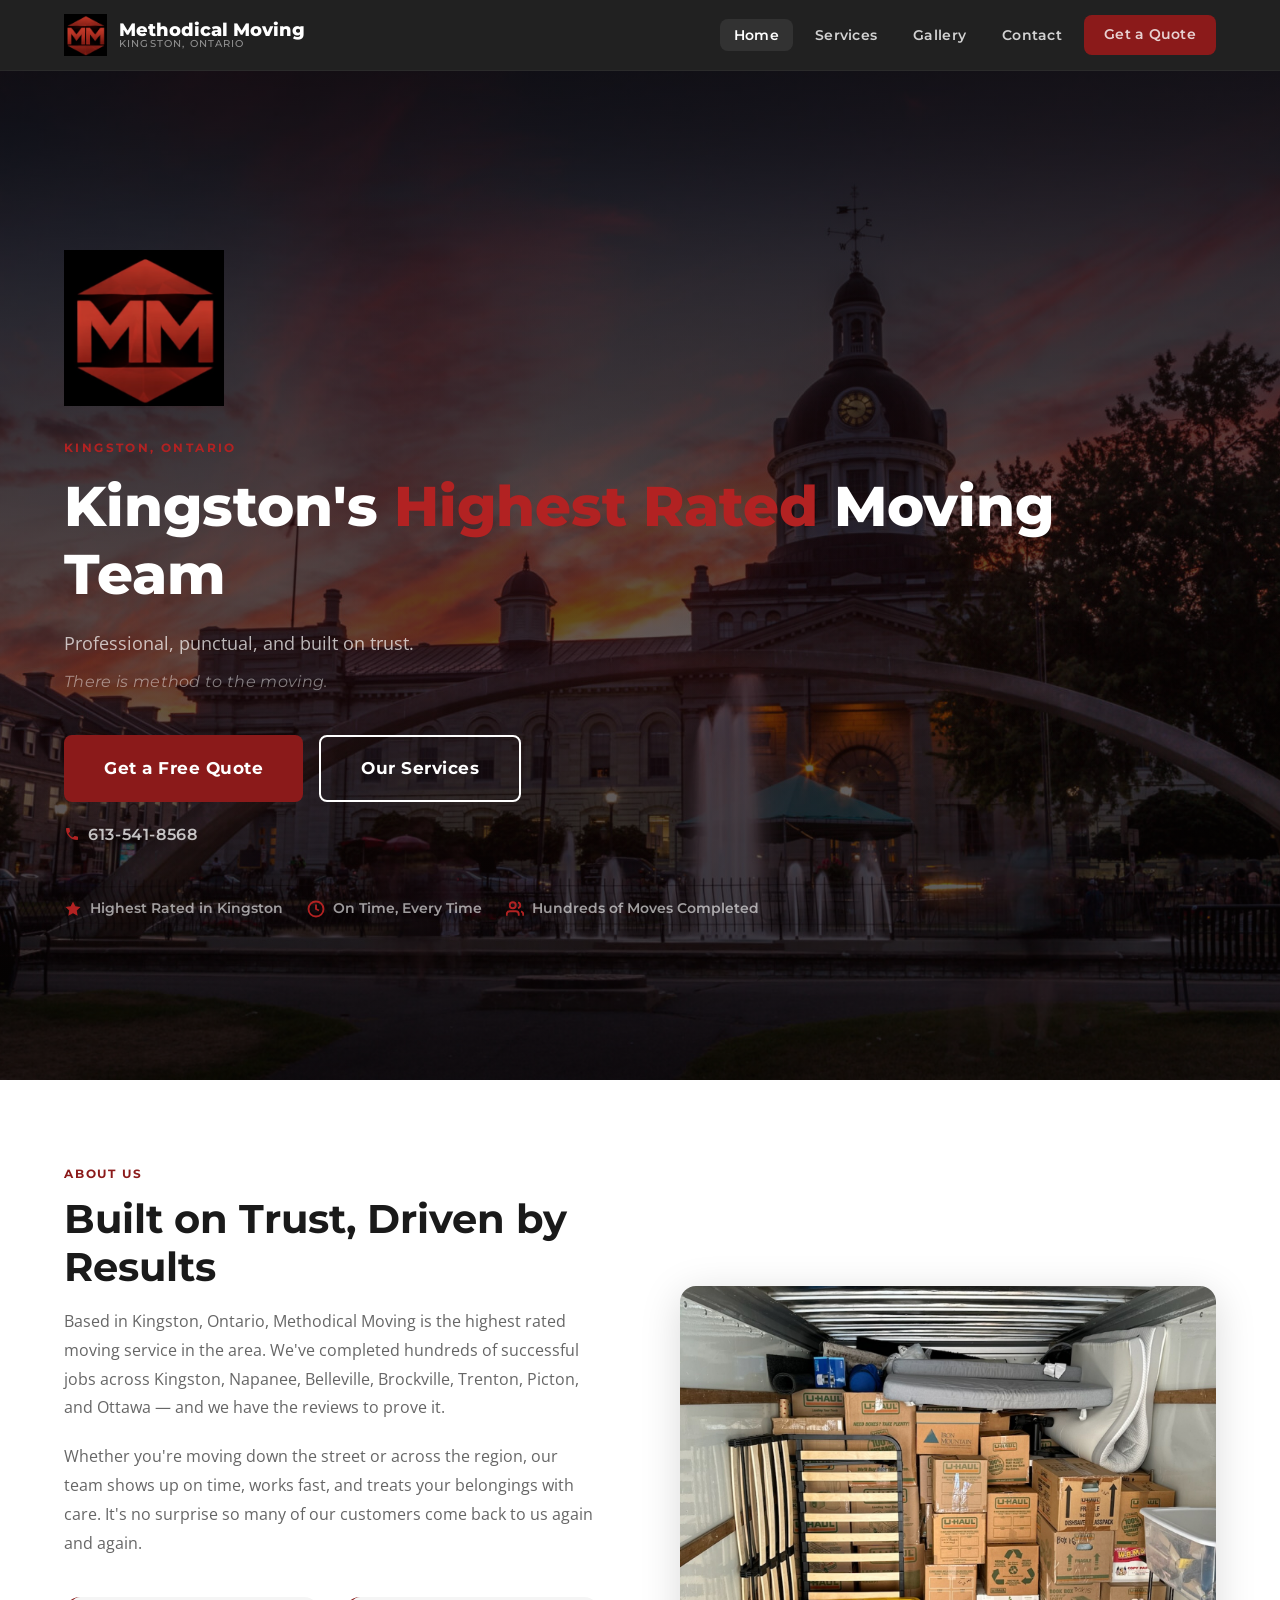
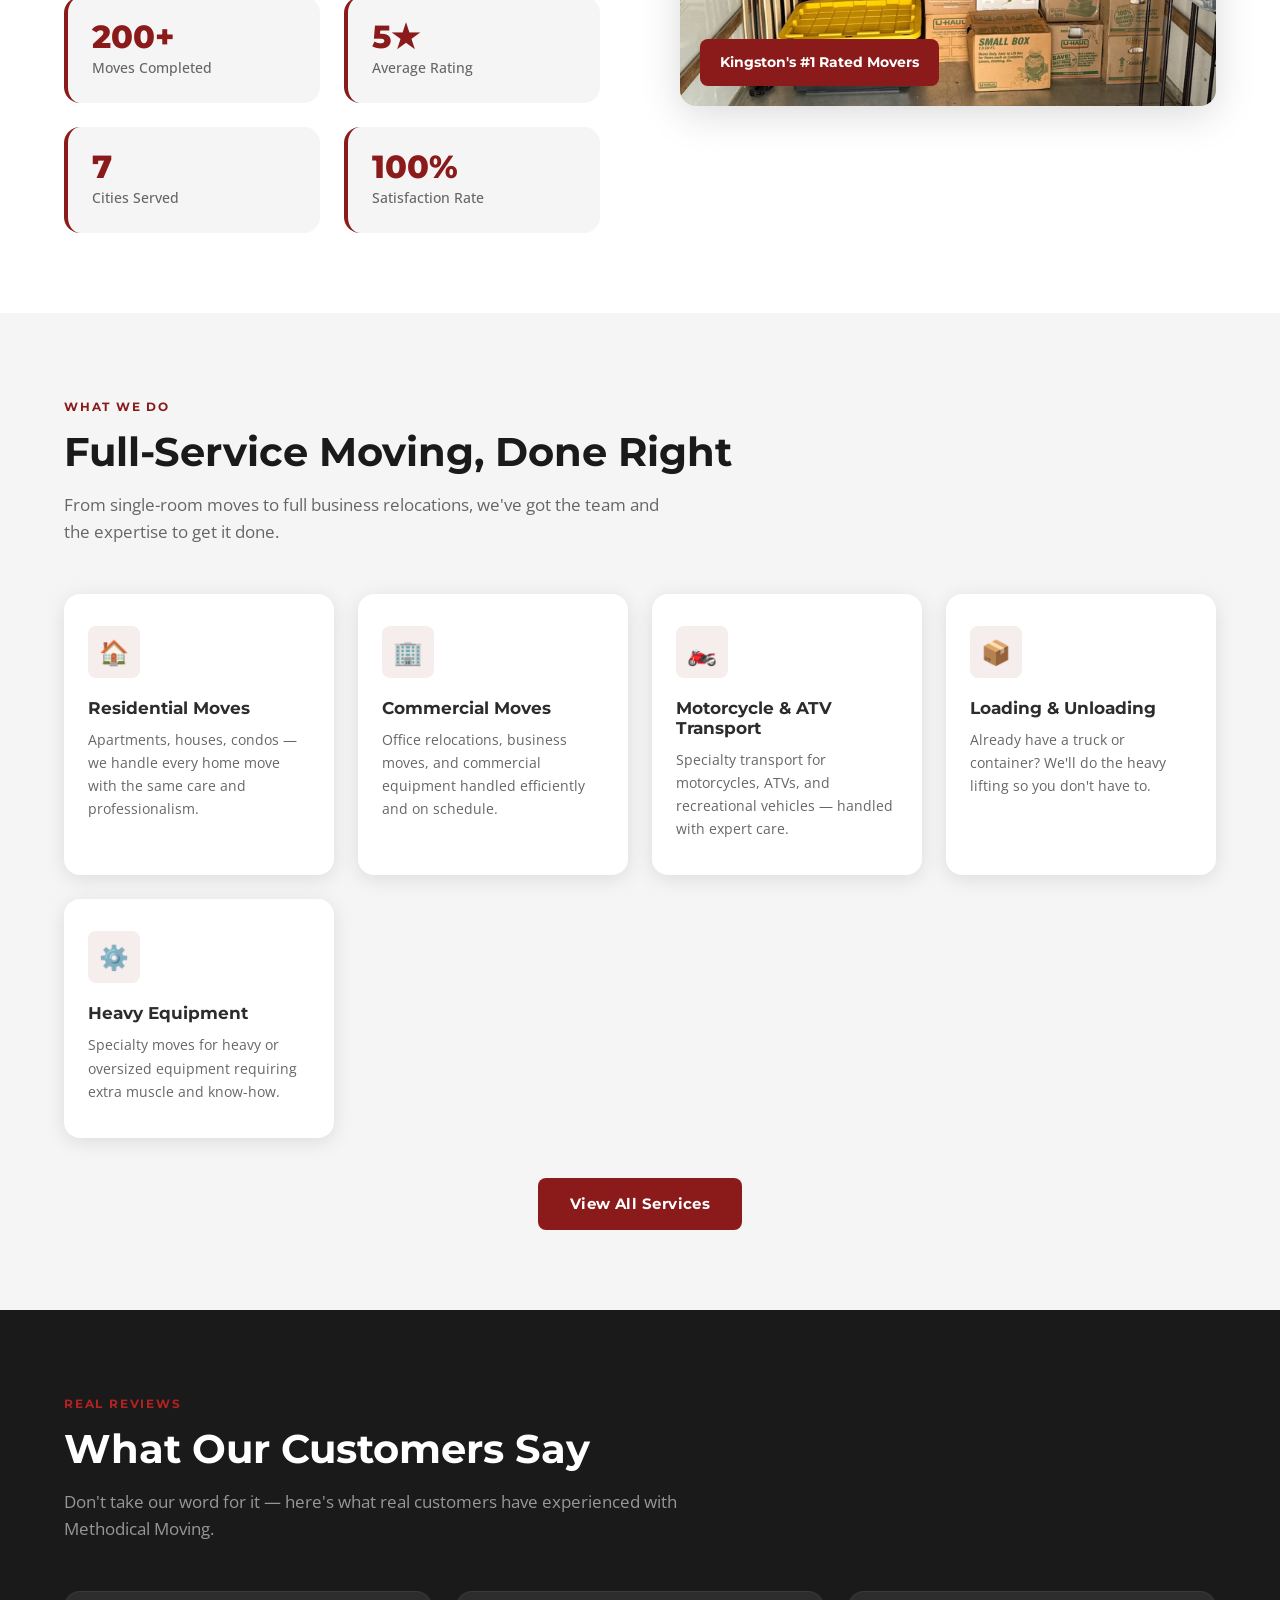
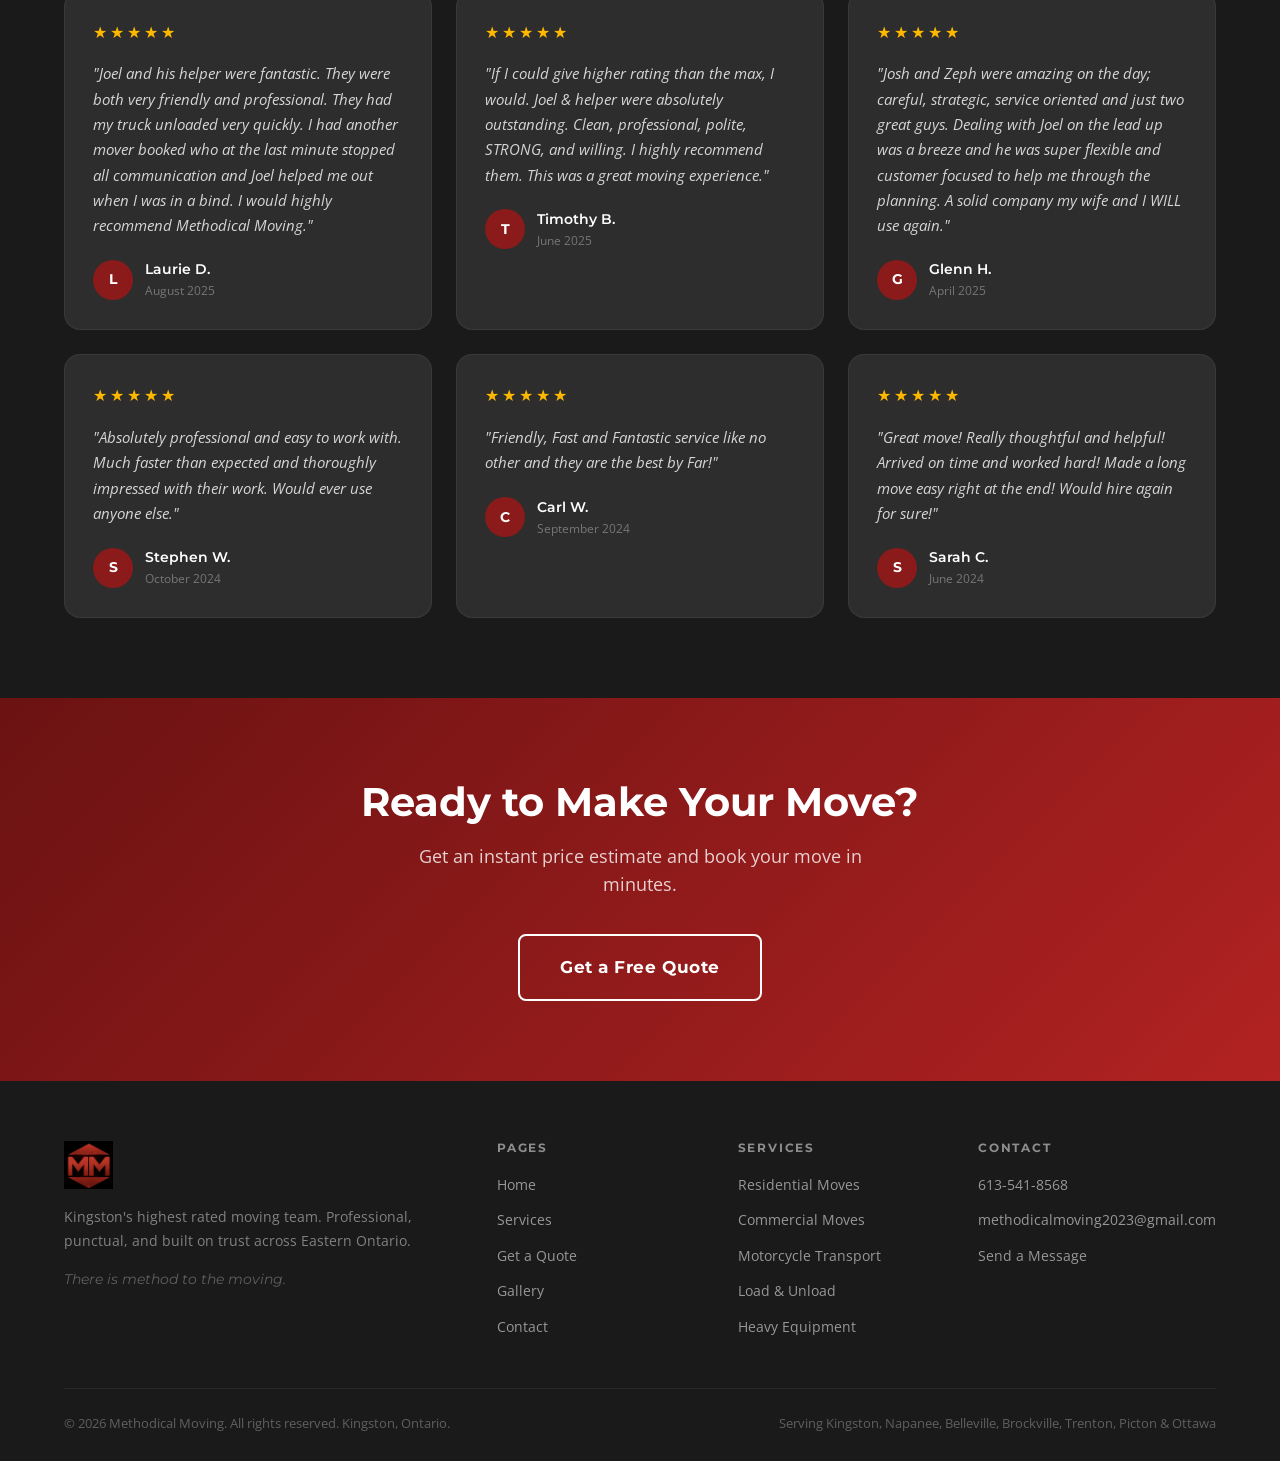
<file: website/index.html>
<!DOCTYPE html>
<html lang="en">
<head>
  <meta charset="UTF-8" />
  <meta name="viewport" content="width=device-width, initial-scale=1.0" />
  <meta name="description" content="Methodical Moving — Kingston's highest rated moving team. Professional, punctual, and built on trust. Serving Kingston, Napanee, Belleville, Brockville, Trenton, Picton, and Ottawa." />
  <title>Methodical Moving — Kingston's Highest Rated Movers</title>
  <link rel="stylesheet" href="css/styles.css" />
  <link rel="icon" href="assets/logo.png" type="image/png" />
</head>
<body>

<!-- NAVBAR -->
<nav class="navbar">
  <div class="navbar-inner">
    <a href="index.html" class="navbar-logo">
      <img src="assets/logo.png" alt="Methodical Moving Logo" onerror="this.style.display='none'" />
      <div class="navbar-logo-text">
        Methodical Moving
        <span>Kingston, Ontario</span>
      </div>
    </a>
    <ul class="navbar-links">
      <li><a href="index.html">Home</a></li>
      <li><a href="services.html">Services</a></li>
      <li><a href="gallery.html">Gallery</a></li>
      <li><a href="contact.html">Contact</a></li>
      <li><a href="quote.html" class="btn btn-primary">Get a Quote</a></li>
    </ul>
    <button class="hamburger" id="hamburger" aria-label="Open menu" aria-expanded="false">
      <span></span><span></span><span></span>
    </button>
  </div>
  <nav class="mobile-nav" id="mobileNav">
    <a href="index.html">Home</a>
    <a href="services.html">Services</a>
    <a href="gallery.html">Gallery</a>
    <a href="contact.html">Contact</a>
    <a href="quote.html" class="btn btn-primary">Get a Free Quote</a>
  </nav>
</nav>

<div class="page-content">

  <!-- HERO -->
  <section class="hero">
    <div class="container">
      <div class="hero-inner">
        <div class="hero-content">
          <img src="assets/logo.png" alt="Methodical Moving" class="hero-logo" onerror="this.style.display='none'" />
          <p class="hero-eyebrow">Kingston, Ontario</p>
          <h1>Kingston's <em>Highest Rated</em> Moving Team</h1>
          <p class="hero-sub">Professional, punctual, and built on trust.</p>
          <p class="hero-slogan">There is method to the moving.</p>
          <div class="hero-actions">
            <a href="quote.html" class="btn btn-primary btn-lg">Get a Free Quote</a>
            <a href="services.html" class="btn btn-outline btn-lg">Our Services</a>
          </div>
          <a href="tel:6135418568" class="hero-phone">
            <svg width="16" height="16" viewBox="0 0 24 24" fill="currentColor"><path d="M6.6 10.8c1.4 2.8 3.8 5.1 6.6 6.6l2.2-2.2c.3-.3.7-.4 1-.2 1.1.4 2.3.6 3.6.6.6 0 1 .4 1 1V20c0 .6-.4 1-1 1-9.4 0-17-7.6-17-17 0-.6.4-1 1-1h3.5c.6 0 1 .4 1 1 0 1.3.2 2.5.6 3.6.1.3 0 .7-.2 1L6.6 10.8z"/></svg>
            613-541-8568
          </a>
          <div class="hero-badges">
            <div class="hero-badge">
              <svg width="18" height="18" viewBox="0 0 24 24" fill="currentColor"><path d="M12 2l3.09 6.26L22 9.27l-5 4.87 1.18 6.88L12 17.77l-6.18 3.25L7 14.14 2 9.27l6.91-1.01L12 2z"/></svg>
              Highest Rated in Kingston
            </div>
            <div class="hero-badge">
              <svg width="18" height="18" viewBox="0 0 24 24" fill="none" stroke="currentColor" stroke-width="2.5"><circle cx="12" cy="12" r="10"/><polyline points="12 6 12 12 16 14"/></svg>
              On Time, Every Time
            </div>
            <div class="hero-badge">
              <svg width="18" height="18" viewBox="0 0 24 24" fill="none" stroke="currentColor" stroke-width="2.5"><path d="M17 21v-2a4 4 0 0 0-4-4H5a4 4 0 0 0-4 4v2"/><circle cx="9" cy="7" r="4"/><path d="M23 21v-2a4 4 0 0 0-3-3.87"/><path d="M16 3.13a4 4 0 0 1 0 7.75"/></svg>
              Hundreds of Moves Completed
            </div>
          </div>
        </div>
      </div>
    </div>
  </section>

  <!-- ABOUT -->
  <section class="about">
    <div class="container">
      <div class="about-grid">
        <div>
          <p class="section-label">About Us</p>
          <h2 class="section-title">Built on Trust, Driven by Results</h2>
          <p style="color: var(--text-light); line-height: 1.8; margin-bottom: 20px;">
            Based in Kingston, Ontario, Methodical Moving is the highest rated moving service in the area. We've completed hundreds of successful jobs across Kingston, Napanee, Belleville, Brockville, Trenton, Picton, and Ottawa — and we have the reviews to prove it.
          </p>
          <p style="color: var(--text-light); line-height: 1.8;">
            Whether you're moving down the street or across the region, our team shows up on time, works fast, and treats your belongings with care. It's no surprise so many of our customers come back to us again and again.
          </p>
          <div class="about-stats">
            <div class="stat-card">
              <div class="stat-number">200+</div>
              <div class="stat-label">Moves Completed</div>
            </div>
            <div class="stat-card">
              <div class="stat-number">5★</div>
              <div class="stat-label">Average Rating</div>
            </div>
            <div class="stat-card">
              <div class="stat-number">7</div>
              <div class="stat-label">Cities Served</div>
            </div>
            <div class="stat-card">
              <div class="stat-number">100%</div>
              <div class="stat-label">Satisfaction Rate</div>
            </div>
          </div>
        </div>
        <div class="about-image-wrap">
          <img src="assets/reviews/Job Pictures/Organized Truck.jpg" alt="Methodical Moving team with organized truck" />
          <div class="about-image-badge">Kingston's #1 Rated Movers</div>
        </div>
      </div>
    </div>
  </section>

  <!-- SERVICES PREVIEW -->
  <section class="services-preview">
    <div class="container">
      <p class="section-label">What We Do</p>
      <h2 class="section-title">Full-Service Moving, Done Right</h2>
      <p class="section-subtitle">From single-room moves to full business relocations, we've got the team and the expertise to get it done.</p>
      <div class="services-grid">
        <div class="service-card">
          <div class="service-icon">🏠</div>
          <h3>Residential Moves</h3>
          <p>Apartments, houses, condos — we handle every home move with the same care and professionalism.</p>
        </div>
        <div class="service-card">
          <div class="service-icon">🏢</div>
          <h3>Commercial Moves</h3>
          <p>Office relocations, business moves, and commercial equipment handled efficiently and on schedule.</p>
        </div>
        <div class="service-card">
          <div class="service-icon">🏍️</div>
          <h3>Motorcycle & ATV Transport</h3>
          <p>Specialty transport for motorcycles, ATVs, and recreational vehicles — handled with expert care.</p>
        </div>
        <div class="service-card">
          <div class="service-icon">📦</div>
          <h3>Loading & Unloading</h3>
          <p>Already have a truck or container? We'll do the heavy lifting so you don't have to.</p>
        </div>
        <div class="service-card">
          <div class="service-icon">⚙️</div>
          <h3>Heavy Equipment</h3>
          <p>Specialty moves for heavy or oversized equipment requiring extra muscle and know-how.</p>
        </div>
      </div>
      <div style="text-align:center; margin-top: 40px;">
        <a href="services.html" class="btn btn-primary">View All Services</a>
      </div>
    </div>
  </section>

  <!-- TESTIMONIALS -->
  <section class="testimonials">
    <div class="container">
      <p class="section-label">Real Reviews</p>
      <h2 class="section-title">What Our Customers Say</h2>
      <p class="section-subtitle">Don't take our word for it — here's what real customers have experienced with Methodical Moving.</p>
      <div class="testimonials-grid">

        <div class="testimonial-card">
          <div class="stars"><span>★</span><span>★</span><span>★</span><span>★</span><span>★</span></div>
          <p class="testimonial-text">"Joel and his helper were fantastic. They were both very friendly and professional. They had my truck unloaded very quickly. I had another mover booked who at the last minute stopped all communication and Joel helped me out when I was in a bind. I would highly recommend Methodical Moving."</p>
          <div class="testimonial-author">
            <div class="author-avatar">L</div>
            <div>
              <div class="author-name">Laurie D.</div>
              <div class="author-date">August 2025</div>
            </div>
          </div>
        </div>

        <div class="testimonial-card">
          <div class="stars"><span>★</span><span>★</span><span>★</span><span>★</span><span>★</span></div>
          <p class="testimonial-text">"If I could give higher rating than the max, I would. Joel & helper were absolutely outstanding. Clean, professional, polite, STRONG, and willing. I highly recommend them. This was a great moving experience."</p>
          <div class="testimonial-author">
            <div class="author-avatar">T</div>
            <div>
              <div class="author-name">Timothy B.</div>
              <div class="author-date">June 2025</div>
            </div>
          </div>
        </div>

        <div class="testimonial-card">
          <div class="stars"><span>★</span><span>★</span><span>★</span><span>★</span><span>★</span></div>
          <p class="testimonial-text">"Josh and Zeph were amazing on the day; careful, strategic, service oriented and just two great guys. Dealing with Joel on the lead up was a breeze and he was super flexible and customer focused to help me through the planning. A solid company my wife and I WILL use again."</p>
          <div class="testimonial-author">
            <div class="author-avatar">G</div>
            <div>
              <div class="author-name">Glenn H.</div>
              <div class="author-date">April 2025</div>
            </div>
          </div>
        </div>

        <div class="testimonial-card">
          <div class="stars"><span>★</span><span>★</span><span>★</span><span>★</span><span>★</span></div>
          <p class="testimonial-text">"Absolutely professional and easy to work with. Much faster than expected and thoroughly impressed with their work. Would ever use anyone else."</p>
          <div class="testimonial-author">
            <div class="author-avatar">S</div>
            <div>
              <div class="author-name">Stephen W.</div>
              <div class="author-date">October 2024</div>
            </div>
          </div>
        </div>

        <div class="testimonial-card">
          <div class="stars"><span>★</span><span>★</span><span>★</span><span>★</span><span>★</span></div>
          <p class="testimonial-text">"Friendly, Fast and Fantastic service like no other and they are the best by Far!"</p>
          <div class="testimonial-author">
            <div class="author-avatar">C</div>
            <div>
              <div class="author-name">Carl W.</div>
              <div class="author-date">September 2024</div>
            </div>
          </div>
        </div>

        <div class="testimonial-card">
          <div class="stars"><span>★</span><span>★</span><span>★</span><span>★</span><span>★</span></div>
          <p class="testimonial-text">"Great move! Really thoughtful and helpful! Arrived on time and worked hard! Made a long move easy right at the end! Would hire again for sure!"</p>
          <div class="testimonial-author">
            <div class="author-avatar">S</div>
            <div>
              <div class="author-name">Sarah C.</div>
              <div class="author-date">June 2024</div>
            </div>
          </div>
        </div>

      </div>
    </div>
  </section>

  <!-- CTA -->
  <section class="cta-banner">
    <div class="container">
      <h2>Ready to Make Your Move?</h2>
      <p>Get an instant price estimate and book your move in minutes.</p>
      <a href="quote.html" class="btn btn-outline btn-lg">Get a Free Quote</a>
    </div>
  </section>

</div><!-- end page-content -->

<!-- FOOTER -->
<footer class="footer">
  <div class="container">
    <div class="footer-grid">
      <div class="footer-brand">
        <img src="assets/logo.png" alt="Methodical Moving" onerror="this.style.display='none'" />
        <p>Kingston's highest rated moving team. Professional, punctual, and built on trust across Eastern Ontario.</p>
        <div class="footer-slogan">There is method to the moving.</div>
      </div>
      <div class="footer-col">
        <h4>Pages</h4>
        <ul>
          <li><a href="index.html">Home</a></li>
          <li><a href="services.html">Services</a></li>
          <li><a href="quote.html">Get a Quote</a></li>
          <li><a href="gallery.html">Gallery</a></li>
          <li><a href="contact.html">Contact</a></li>
        </ul>
      </div>
      <div class="footer-col">
        <h4>Services</h4>
        <ul>
          <li><a href="services.html">Residential Moves</a></li>
          <li><a href="services.html">Commercial Moves</a></li>
          <li><a href="services.html">Motorcycle Transport</a></li>
          <li><a href="services.html">Load & Unload</a></li>
          <li><a href="services.html">Heavy Equipment</a></li>
        </ul>
      </div>
      <div class="footer-col">
        <h4>Contact</h4>
        <ul>
          <li><a href="tel:6135418568">613-541-8568</a></li>
          <li><a href="mailto:methodicalmoving2023@gmail.com">methodicalmoving2023@gmail.com</a></li>
          <li><a href="contact.html">Send a Message</a></li>
        </ul>
      </div>
    </div>
    <div class="footer-bottom">
      <p>&copy; 2026 Methodical Moving. All rights reserved. Kingston, Ontario.</p>
      <p>Serving Kingston, Napanee, Belleville, Brockville, Trenton, Picton &amp; Ottawa</p>
    </div>
  </div>
</footer>

<a href="tel:6135418568" class="mobile-call-btn">
  <svg width="18" height="18" viewBox="0 0 24 24" fill="currentColor"><path d="M6.6 10.8c1.4 2.8 3.8 5.1 6.6 6.6l2.2-2.2c.3-.3.7-.4 1-.2 1.1.4 2.3.6 3.6.6.6 0 1 .4 1 1V20c0 .6-.4 1-1 1-9.4 0-17-7.6-17-17 0-.6.4-1 1-1h3.5c.6 0 1 .4 1 1 0 1.3.2 2.5.6 3.6.1.3 0 .7-.2 1L6.6 10.8z"/></svg>
  Call Now — 613-541-8568
</a>
<script src="js/main.js"></script>
</body>
</html>
</file>
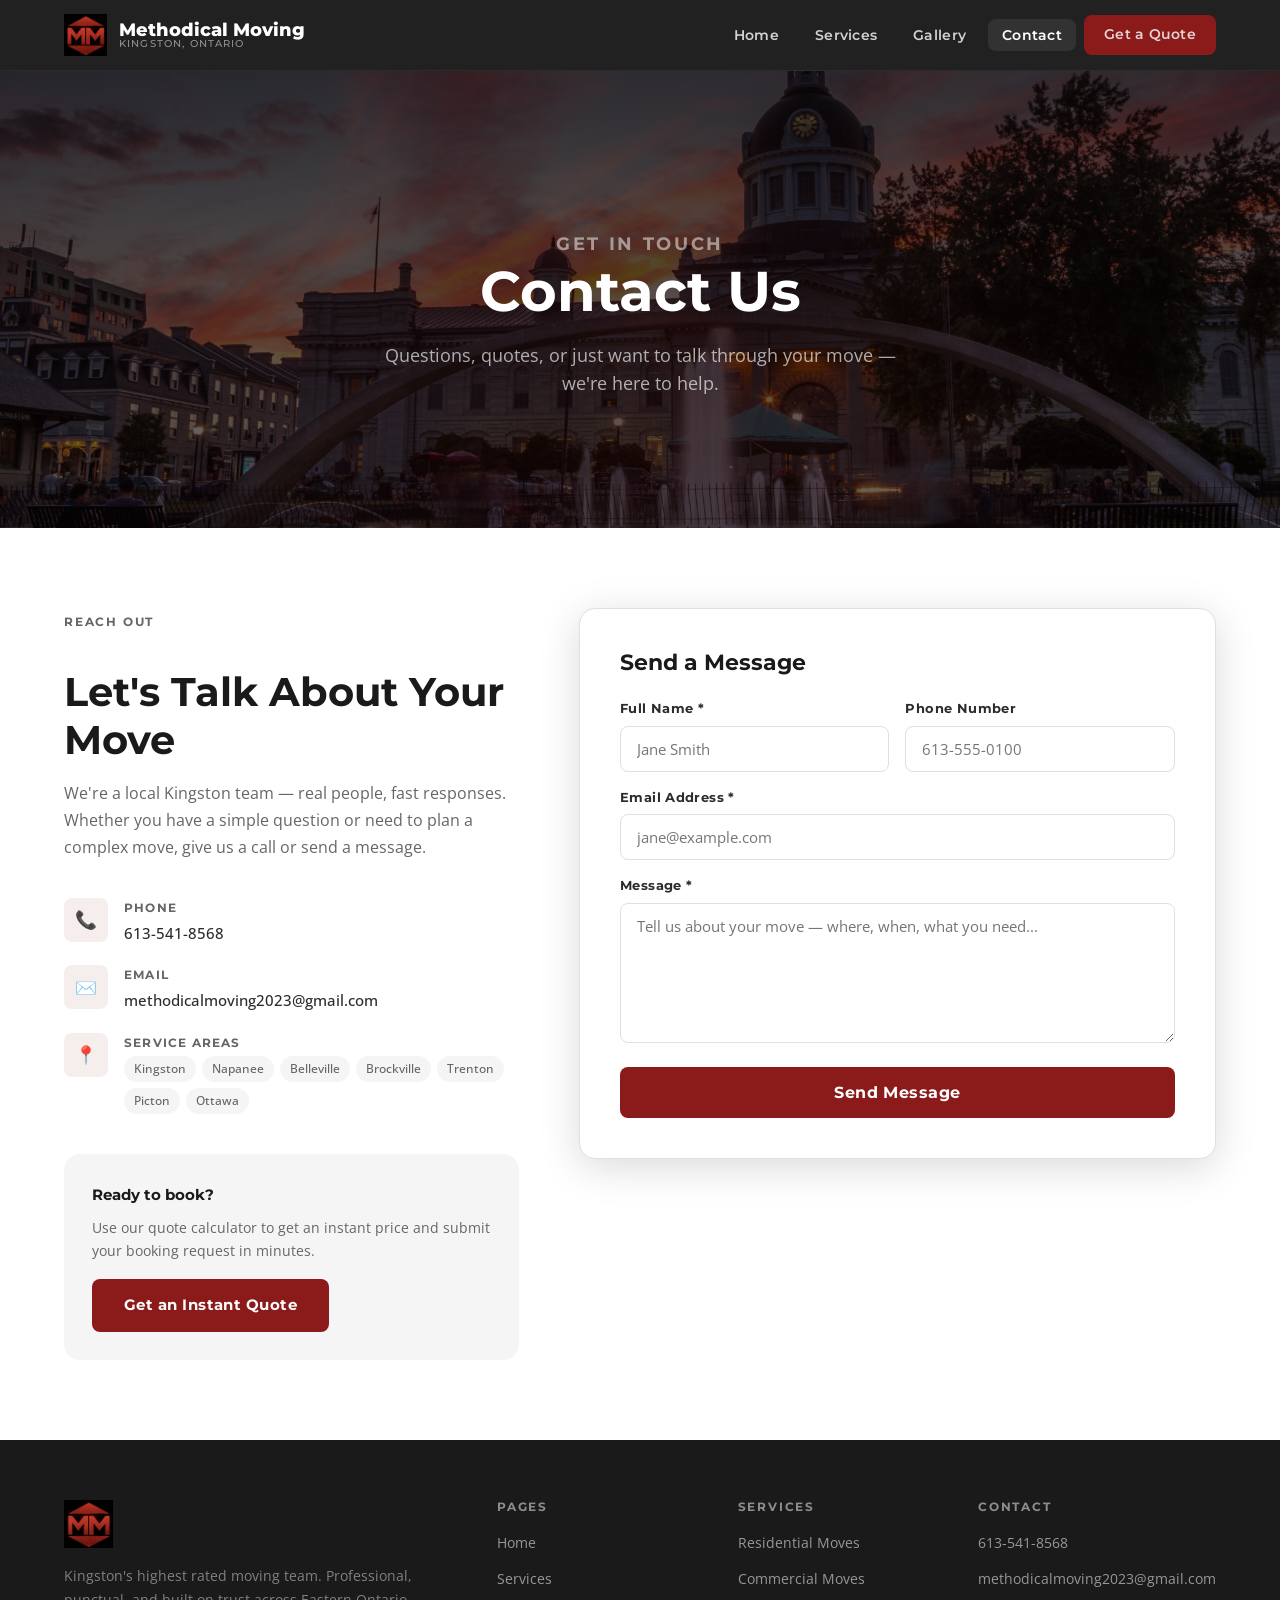
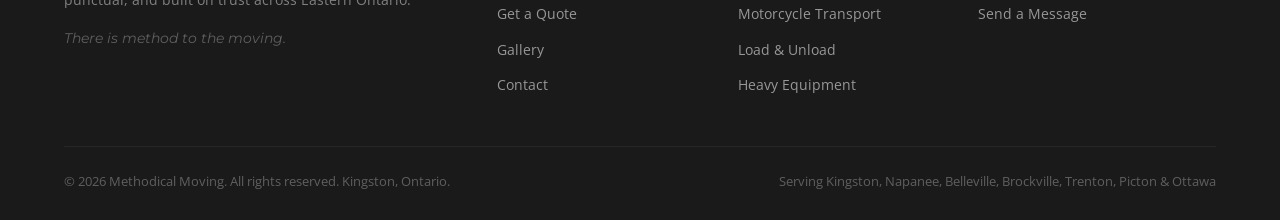
<file: website/contact.html>
<!DOCTYPE html>
<html lang="en">
<head>
  <meta charset="UTF-8" />
  <meta name="viewport" content="width=device-width, initial-scale=1.0" />
  <meta name="description" content="Contact Methodical Moving — call, email, or send a message. Serving Kingston, Napanee, Belleville, Brockville, Trenton, Picton, and Ottawa." />
  <title>Contact — Methodical Moving</title>
  <link rel="stylesheet" href="css/styles.css" />
  <link rel="icon" href="assets/logo.png" type="image/png" />
</head>
<body>

<!-- NAVBAR -->
<nav class="navbar">
  <div class="navbar-inner">
    <a href="index.html" class="navbar-logo">
      <img src="assets/logo.png" alt="Methodical Moving Logo" onerror="this.style.display='none'" />
      <div class="navbar-logo-text">
        Methodical Moving
        <span>Kingston, Ontario</span>
      </div>
    </a>
    <ul class="navbar-links">
      <li><a href="index.html">Home</a></li>
      <li><a href="services.html">Services</a></li>
      <li><a href="gallery.html">Gallery</a></li>
      <li><a href="contact.html">Contact</a></li>
      <li><a href="quote.html" class="btn btn-primary">Get a Quote</a></li>
    </ul>
    <button class="hamburger" id="hamburger" aria-label="Open menu" aria-expanded="false">
      <span></span><span></span><span></span>
    </button>
  </div>
  <nav class="mobile-nav" id="mobileNav">
    <a href="index.html">Home</a>
    <a href="services.html">Services</a>
    <a href="gallery.html">Gallery</a>
    <a href="contact.html">Contact</a>
    <a href="quote.html" class="btn btn-primary">Get a Free Quote</a>
  </nav>
</nav>

<div class="page-content">

  <section class="page-hero">
    <div class="container">
      <p class="section-label" style="color:rgba(255,255,255,0.5);">Get in Touch</p>
      <h1>Contact Us</h1>
      <p>Questions, quotes, or just want to talk through your move — we're here to help.</p>
    </div>
  </section>

  <section class="contact-section">
    <div class="container">
      <div class="contact-grid">

        <!-- LEFT: INFO -->
        <div class="contact-info">
          <p class="section-label">Reach Out</p>
          <h2>Let's Talk About Your Move</h2>
          <p>We're a local Kingston team — real people, fast responses. Whether you have a simple question or need to plan a complex move, give us a call or send a message.</p>

          <div class="contact-items">

            <div class="contact-item">
              <div class="contact-icon">📞</div>
              <div>
                <div class="contact-item-label">Phone</div>
                <div class="contact-item-value">
                  <a href="tel:6135418568">613-541-8568</a>
                </div>
              </div>
            </div>

            <div class="contact-item">
              <div class="contact-icon">✉️</div>
              <div>
                <div class="contact-item-label">Email</div>
                <div class="contact-item-value">
                  <a href="mailto:methodicalmoving2023@gmail.com">methodicalmoving2023@gmail.com</a>
                </div>
              </div>
            </div>

            <div class="contact-item">
              <div class="contact-icon">📍</div>
              <div>
                <div class="contact-item-label">Service Areas</div>
                <div class="contact-areas">
                  <span class="contact-area-tag">Kingston</span>
                  <span class="contact-area-tag">Napanee</span>
                  <span class="contact-area-tag">Belleville</span>
                  <span class="contact-area-tag">Brockville</span>
                  <span class="contact-area-tag">Trenton</span>
                  <span class="contact-area-tag">Picton</span>
                  <span class="contact-area-tag">Ottawa</span>
                </div>
              </div>
            </div>

          </div>

          <div style="margin-top: 40px; padding: 28px; background: var(--light); border-radius: var(--radius-lg);">
            <p style="font-family:'Montserrat',sans-serif; font-weight:700; font-size:0.95rem; margin-bottom:8px; color:var(--dark);">Ready to book?</p>
            <p style="font-size:0.88rem; color:var(--text-light); margin-bottom:16px;">Use our quote calculator to get an instant price and submit your booking request in minutes.</p>
            <a href="quote.html" class="btn btn-primary">Get an Instant Quote</a>
          </div>
        </div>

        <!-- RIGHT: FORM -->
        <div class="contact-form-card">
          <h3>Send a Message</h3>
          <form id="contactForm" novalidate>
            <div class="form-grid">
              <div class="form-group">
                <label for="cName">Full Name *</label>
                <input type="text" id="cName" name="name" placeholder="Jane Smith" required />
              </div>
              <div class="form-group">
                <label for="cPhone">Phone Number</label>
                <input type="tel" id="cPhone" name="phone" placeholder="613-555-0100" />
              </div>
              <div class="form-group full">
                <label for="cEmail">Email Address *</label>
                <input type="email" id="cEmail" name="email" placeholder="jane@example.com" required />
              </div>
              <div class="form-group full">
                <label for="cMessage">Message *</label>
                <textarea id="cMessage" name="message" placeholder="Tell us about your move — where, when, what you need..." required style="min-height:140px;"></textarea>
              </div>
            </div>
            <div class="form-submit">
              <button type="submit" class="btn btn-primary">Send Message</button>
            </div>
          </form>

          <div class="contact-success" id="contactSuccess">
            <div style="font-size:3rem; margin-bottom:16px;">✓</div>
            <h3>Message Sent!</h3>
            <p>Thanks for reaching out. We'll get back to you shortly — usually within a few hours.</p>
          </div>
        </div>

      </div>
    </div>
  </section>

</div>

<!-- FOOTER -->
<footer class="footer">
  <div class="container">
    <div class="footer-grid">
      <div class="footer-brand">
        <img src="assets/logo.png" alt="Methodical Moving" onerror="this.style.display='none'" />
        <p>Kingston's highest rated moving team. Professional, punctual, and built on trust across Eastern Ontario.</p>
        <div class="footer-slogan">There is method to the moving.</div>
      </div>
      <div class="footer-col">
        <h4>Pages</h4>
        <ul>
          <li><a href="index.html">Home</a></li>
          <li><a href="services.html">Services</a></li>
          <li><a href="quote.html">Get a Quote</a></li>
          <li><a href="gallery.html">Gallery</a></li>
          <li><a href="contact.html">Contact</a></li>
        </ul>
      </div>
      <div class="footer-col">
        <h4>Services</h4>
        <ul>
          <li><a href="services.html">Residential Moves</a></li>
          <li><a href="services.html">Commercial Moves</a></li>
          <li><a href="services.html">Motorcycle Transport</a></li>
          <li><a href="services.html">Load & Unload</a></li>
          <li><a href="services.html">Heavy Equipment</a></li>
        </ul>
      </div>
      <div class="footer-col">
        <h4>Contact</h4>
        <ul>
          <li><a href="tel:6135418568">613-541-8568</a></li>
          <li><a href="mailto:methodicalmoving2023@gmail.com">methodicalmoving2023@gmail.com</a></li>
          <li><a href="contact.html">Send a Message</a></li>
        </ul>
      </div>
    </div>
    <div class="footer-bottom">
      <p>&copy; 2026 Methodical Moving. All rights reserved. Kingston, Ontario.</p>
      <p>Serving Kingston, Napanee, Belleville, Brockville, Trenton, Picton &amp; Ottawa</p>
    </div>
  </div>
</footer>

<a href="tel:6135418568" class="mobile-call-btn">
  <svg width="18" height="18" viewBox="0 0 24 24" fill="currentColor"><path d="M6.6 10.8c1.4 2.8 3.8 5.1 6.6 6.6l2.2-2.2c.3-.3.7-.4 1-.2 1.1.4 2.3.6 3.6.6.6 0 1 .4 1 1V20c0 .6-.4 1-1 1-9.4 0-17-7.6-17-17 0-.6.4-1 1-1h3.5c.6 0 1 .4 1 1 0 1.3.2 2.5.6 3.6.1.3 0 .7-.2 1L6.6 10.8z"/></svg>
  Call Now — 613-541-8568
</a>
<script src="js/main.js"></script>
</body>
</html>
</file>
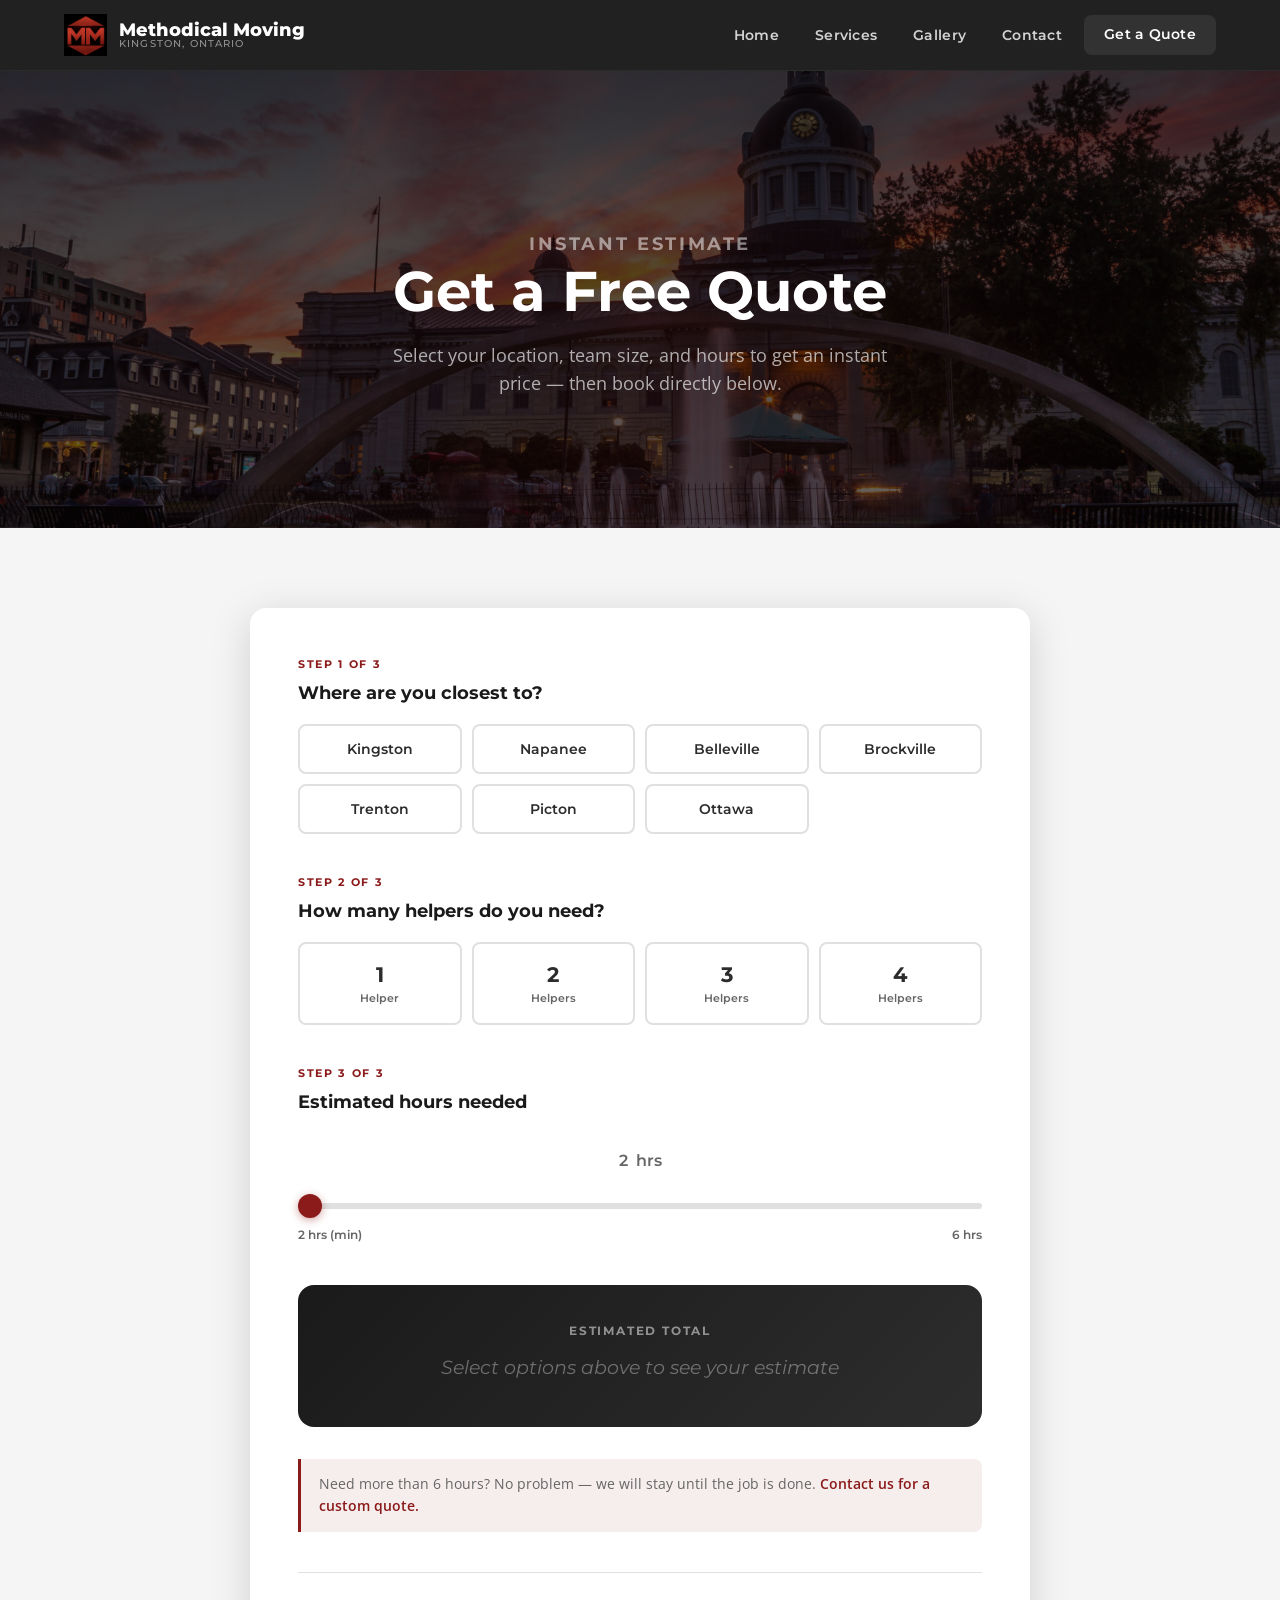
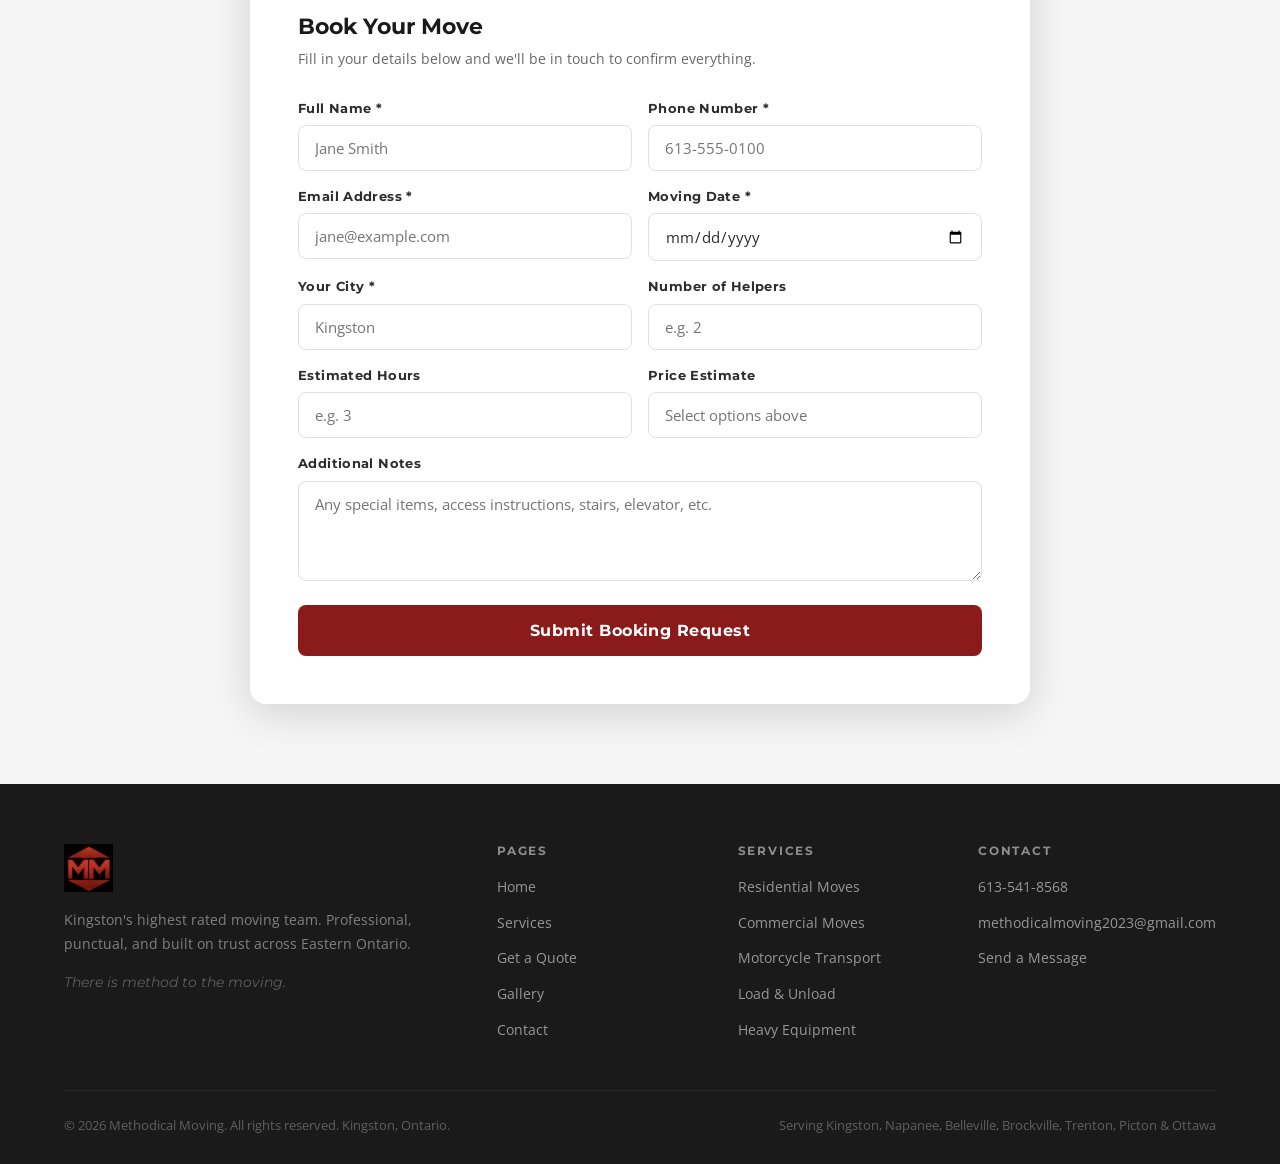
<file: website/quote.html>
<!DOCTYPE html>
<html lang="en">
<head>
  <meta charset="UTF-8" />
  <meta name="viewport" content="width=device-width, initial-scale=1.0" />
  <meta name="description" content="Get an instant quote for your move with Methodical Moving. Choose your city, team size, and hours — see your price immediately." />
  <title>Get a Quote — Methodical Moving</title>
  <link rel="stylesheet" href="css/styles.css" />
  <link rel="icon" href="assets/logo.png" type="image/png" />
</head>
<body>

<!-- NAVBAR -->
<nav class="navbar">
  <div class="navbar-inner">
    <a href="index.html" class="navbar-logo">
      <img src="assets/logo.png" alt="Methodical Moving Logo" onerror="this.style.display='none'" />
      <div class="navbar-logo-text">
        Methodical Moving
        <span>Kingston, Ontario</span>
      </div>
    </a>
    <ul class="navbar-links">
      <li><a href="index.html">Home</a></li>
      <li><a href="services.html">Services</a></li>
      <li><a href="gallery.html">Gallery</a></li>
      <li><a href="contact.html">Contact</a></li>
      <li><a href="quote.html" class="btn btn-primary">Get a Quote</a></li>
    </ul>
    <button class="hamburger" id="hamburger" aria-label="Open menu" aria-expanded="false">
      <span></span><span></span><span></span>
    </button>
  </div>
  <nav class="mobile-nav" id="mobileNav">
    <a href="index.html">Home</a>
    <a href="services.html">Services</a>
    <a href="gallery.html">Gallery</a>
    <a href="contact.html">Contact</a>
    <a href="quote.html" class="btn btn-primary">Get a Free Quote</a>
  </nav>
</nav>

<div class="page-content">

  <section class="page-hero">
    <div class="container">
      <p class="section-label" style="color:rgba(255,255,255,0.5);">Instant Estimate</p>
      <h1>Get a Free Quote</h1>
      <p>Select your location, team size, and hours to get an instant price — then book directly below.</p>
    </div>
  </section>

  <section class="quote-section">
    <div class="container">
      <div class="quote-card">

        <!-- STEP 1: CITY -->
        <div class="quote-step">
          <div class="quote-step-label">Step 1 of 3</div>
          <h3>Where are you closest to?</h3>
          <div class="city-grid">
            <button class="city-btn" data-city="Kingston" onclick="selectCity(this)">Kingston</button>
            <button class="city-btn" data-city="Napanee" onclick="selectCity(this)">Napanee</button>
            <button class="city-btn" data-city="Belleville" onclick="selectCity(this)">Belleville</button>
            <button class="city-btn" data-city="Brockville" onclick="selectCity(this)">Brockville</button>
            <button class="city-btn" data-city="Trenton" onclick="selectCity(this)">Trenton</button>
            <button class="city-btn" data-city="Picton" onclick="selectCity(this)">Picton</button>
            <button class="city-btn" data-city="Ottawa" onclick="selectCity(this)">Ottawa</button>
          </div>
        </div>

        <!-- STEP 2: HELPERS -->
        <div class="quote-step">
          <div class="quote-step-label">Step 2 of 3</div>
          <h3>How many helpers do you need?</h3>
          <div class="helpers-grid">
            <button class="helper-btn" data-helpers="1" onclick="selectHelpers(this)">
              1 <span>Helper</span>
            </button>
            <button class="helper-btn" data-helpers="2" onclick="selectHelpers(this)">
              2 <span>Helpers</span>
            </button>
            <button class="helper-btn" data-helpers="3" onclick="selectHelpers(this)">
              3 <span>Helpers</span>
            </button>
            <button class="helper-btn" data-helpers="4" onclick="selectHelpers(this)">
              4 <span>Helpers</span>
            </button>
          </div>
        </div>

        <!-- STEP 3: HOURS -->
        <div class="quote-step">
          <div class="quote-step-label">Step 3 of 3</div>
          <h3>Estimated hours needed</h3>
          <div class="hours-display">
            <span id="hoursVal">2</span> <span>hrs</span>
          </div>
          <div class="slider-wrap">
            <input
              type="range"
              class="hours-slider"
              id="hoursSlider"
              min="2"
              max="6"
              step="0.5"
              value="2"
              oninput="updateHours(this.value)"
            />
            <div class="slider-labels">
              <span id="sliderMin">2 hrs (min)</span>
              <span>6 hrs</span>
            </div>
          </div>
        </div>

        <!-- PRICE DISPLAY -->
        <div class="price-display" id="priceDisplay">
          <div class="price-label">Estimated Total</div>
          <div id="priceAmount">
            <div class="price-placeholder">Select options above to see your estimate</div>
          </div>
          <div class="price-breakdown" id="priceBreakdown"></div>
        </div>

        <!-- PRICE NOTE -->
        <div class="price-note">
          Need more than 6 hours? No problem — we will stay until the job is done.
          <a href="contact.html" style="color:var(--primary); font-weight:600;">Contact us for a custom quote.</a>
        </div>

        <!-- BOOKING FORM -->
        <div class="booking-form" id="bookingForm">
          <h3>Book Your Move</h3>
          <p class="form-sub">Fill in your details below and we'll be in touch to confirm everything.</p>
          <form id="quoteForm" novalidate>
            <div class="form-grid">
              <div class="form-group">
                <label for="bName">Full Name *</label>
                <input type="text" id="bName" name="name" placeholder="Jane Smith" required />
              </div>
              <div class="form-group">
                <label for="bPhone">Phone Number *</label>
                <input type="tel" id="bPhone" name="phone" placeholder="613-555-0100" required />
              </div>
              <div class="form-group">
                <label for="bEmail">Email Address *</label>
                <input type="email" id="bEmail" name="email" placeholder="jane@example.com" required />
              </div>
              <div class="form-group">
                <label for="bDate">Moving Date *</label>
                <input type="date" id="bDate" name="date" required />
              </div>
              <div class="form-group">
                <label for="bCity">Your City *</label>
                <input type="text" id="bCity" name="city" placeholder="Kingston" required />
              </div>
              <div class="form-group">
                <label for="bHelpers">Number of Helpers</label>
                <input type="text" id="bHelpers" name="helpers" placeholder="e.g. 2" readonly />
              </div>
              <div class="form-group">
                <label for="bHours">Estimated Hours</label>
                <input type="text" id="bHours" name="hours" placeholder="e.g. 3" readonly />
              </div>
              <div class="form-group">
                <label for="bEstimate">Price Estimate</label>
                <input type="text" id="bEstimate" name="estimate" placeholder="Select options above" readonly />
              </div>
              <div class="form-group full">
                <label for="bNotes">Additional Notes</label>
                <textarea id="bNotes" name="notes" placeholder="Any special items, access instructions, stairs, elevator, etc."></textarea>
              </div>
            </div>
            <div class="form-submit">
              <button type="submit" class="btn btn-primary">Submit Booking Request</button>
            </div>
          </form>

          <!-- PAYMENT INFO (shown after submission) -->
          <div class="payment-info" id="paymentInfo">
            <h3>✓ Request Received!</h3>
            <p>Thanks for reaching out. We'll confirm your booking shortly by phone or email.</p>
            <p><strong style="color:var(--white);">Payment Instructions</strong><br />We accept cash or e-transfer.</p>
            <div class="payment-method">
              E-Transfer: methodicalmoving2023@gmail.com
            </div>
          </div>
        </div>

      </div>
    </div>
  </section>

</div>

<!-- FOOTER -->
<footer class="footer">
  <div class="container">
    <div class="footer-grid">
      <div class="footer-brand">
        <img src="assets/logo.png" alt="Methodical Moving" onerror="this.style.display='none'" />
        <p>Kingston's highest rated moving team. Professional, punctual, and built on trust across Eastern Ontario.</p>
        <div class="footer-slogan">There is method to the moving.</div>
      </div>
      <div class="footer-col">
        <h4>Pages</h4>
        <ul>
          <li><a href="index.html">Home</a></li>
          <li><a href="services.html">Services</a></li>
          <li><a href="quote.html">Get a Quote</a></li>
          <li><a href="gallery.html">Gallery</a></li>
          <li><a href="contact.html">Contact</a></li>
        </ul>
      </div>
      <div class="footer-col">
        <h4>Services</h4>
        <ul>
          <li><a href="services.html">Residential Moves</a></li>
          <li><a href="services.html">Commercial Moves</a></li>
          <li><a href="services.html">Motorcycle Transport</a></li>
          <li><a href="services.html">Load & Unload</a></li>
          <li><a href="services.html">Heavy Equipment</a></li>
        </ul>
      </div>
      <div class="footer-col">
        <h4>Contact</h4>
        <ul>
          <li><a href="tel:6135418568">613-541-8568</a></li>
          <li><a href="mailto:methodicalmoving2023@gmail.com">methodicalmoving2023@gmail.com</a></li>
          <li><a href="contact.html">Send a Message</a></li>
        </ul>
      </div>
    </div>
    <div class="footer-bottom">
      <p>&copy; 2026 Methodical Moving. All rights reserved. Kingston, Ontario.</p>
      <p>Serving Kingston, Napanee, Belleville, Brockville, Trenton, Picton &amp; Ottawa</p>
    </div>
  </div>
</footer>

<a href="tel:6135418568" class="mobile-call-btn">
  <svg width="18" height="18" viewBox="0 0 24 24" fill="currentColor"><path d="M6.6 10.8c1.4 2.8 3.8 5.1 6.6 6.6l2.2-2.2c.3-.3.7-.4 1-.2 1.1.4 2.3.6 3.6.6.6 0 1 .4 1 1V20c0 .6-.4 1-1 1-9.4 0-17-7.6-17-17 0-.6.4-1 1-1h3.5c.6 0 1 .4 1 1 0 1.3.2 2.5.6 3.6.1.3 0 .7-.2 1L6.6 10.8z"/></svg>
  Call Now — 613-541-8568
</a>
<script src="js/main.js"></script>
<script>
  // ========================
  // QUOTE CALCULATOR
  // ========================

  const pricing = {
    tiers: [
      { helpers: 1, rate_standard: 55, rate_discounted: 45, discount_after_hours: 3 },
      { helpers: 2, rate_standard: 55, rate_discounted: 45, discount_after_hours: 3 },
      { helpers: 3, rate_standard: 50, rate_discounted: 45, discount_after_hours: 3 },
      { helpers: 4, rate_standard: 50, rate_discounted: 45, discount_after_hours: 3 }
    ]
  };

  let selectedCity = null;
  let selectedHelpers = null;
  let selectedHours = 2;

  function selectCity(btn) {
    document.querySelectorAll('.city-btn').forEach(b => b.classList.remove('selected'));
    btn.classList.add('selected');
    selectedCity = btn.dataset.city;

    // Ottawa has 3-hour minimum
    const slider = document.getElementById('hoursSlider');
    const minLabel = document.getElementById('sliderMin');
    if (selectedCity === 'Ottawa') {
      slider.min = 3;
      if (parseFloat(slider.value) < 3) {
        slider.value = 3;
        selectedHours = 3;
        document.getElementById('hoursVal').textContent = '3';
      }
      minLabel.textContent = '3 hrs (min)';
    } else {
      slider.min = 2;
      minLabel.textContent = '2 hrs (min)';
    }
    updatePrice();
  }

  function selectHelpers(btn) {
    document.querySelectorAll('.helper-btn').forEach(b => b.classList.remove('selected'));
    btn.classList.add('selected');
    selectedHelpers = parseInt(btn.dataset.helpers);
    document.getElementById('bHelpers').value = selectedHelpers + ' helper' + (selectedHelpers > 1 ? 's' : '');
    updatePrice();
  }

  function updateHours(val) {
    selectedHours = parseFloat(val);
    document.getElementById('hoursVal').textContent = selectedHours % 1 === 0 ? selectedHours : selectedHours.toFixed(1);
    document.getElementById('bHours').value = selectedHours + ' hours';
    updatePrice();
  }

  function updatePrice() {
    if (!selectedCity || !selectedHelpers) return;

    const tier = pricing.tiers.find(t => t.helpers === selectedHelpers);
    const discountThreshold = tier.discount_after_hours;
    let total = 0;

    if (selectedHours <= discountThreshold) {
      total = selectedHelpers * tier.rate_standard * selectedHours;
    } else {
      const standardPart = selectedHelpers * tier.rate_standard * discountThreshold;
      const discountedPart = selectedHelpers * tier.rate_discounted * (selectedHours - discountThreshold);
      total = standardPart + discountedPart;
    }

    total = Math.round(total);

    const priceEl = document.getElementById('priceAmount');
    priceEl.innerHTML = `<div class="price-amount">$${total.toLocaleString()}</div>`;

    // Breakdown
    let breakdownText = '';
    if (selectedHours <= discountThreshold) {
      breakdownText = `${selectedHelpers} helper${selectedHelpers > 1 ? 's' : ''} × $${tier.rate_standard}/hr × ${selectedHours} hrs`;
    } else {
      breakdownText = `First ${discountThreshold} hrs at $${tier.rate_standard}/hr + ${(selectedHours - discountThreshold).toFixed(1)} hrs at $${tier.rate_discounted}/hr`;
    }
    document.getElementById('priceBreakdown').textContent = breakdownText;

    // Populate booking form fields
    document.getElementById('bEstimate').value = '$' + total.toLocaleString();
    if (!document.getElementById('bCity').value) {
      document.getElementById('bCity').value = selectedCity;
    }
  }

  // Form submission
  document.getElementById('quoteForm').addEventListener('submit', async function(e) {
    e.preventDefault();

    const submitBtn = this.querySelector('[type="submit"]');
    submitBtn.textContent = 'Sending…';
    submitBtn.disabled = true;

    try {
      const res = await fetch('https://api.web3forms.com/submit', {
        method: 'POST',
        headers: { 'Content-Type': 'application/json', Accept: 'application/json' },
        body: JSON.stringify({
          access_key:   WEB3FORMS_KEY,
          subject:      'New Booking Request — Methodical Moving',
          from_name:    'Methodical Moving Website',
          name:         document.getElementById('bName').value,
          email:        document.getElementById('bEmail').value,
          phone:        document.getElementById('bPhone').value,
          moving_date:  document.getElementById('bDate').value,
          city:         document.getElementById('bCity').value,
          helpers:      document.getElementById('bHelpers').value,
          hours:        document.getElementById('bHours').value,
          estimate:     document.getElementById('bEstimate').value,
          notes:        document.getElementById('bNotes').value || 'None',
        }),
      });

      const json = await res.json();
      if (!json.success) throw new Error(json.message);

      this.style.display = 'none';
      const paymentInfo = document.getElementById('paymentInfo');
      paymentInfo.classList.add('show');
      paymentInfo.scrollIntoView({ behavior: 'smooth', block: 'nearest' });
    } catch {
      submitBtn.textContent = 'Something went wrong — please try again';
      submitBtn.disabled = false;
    }
  });
</script>
</body>
</html>
</file>
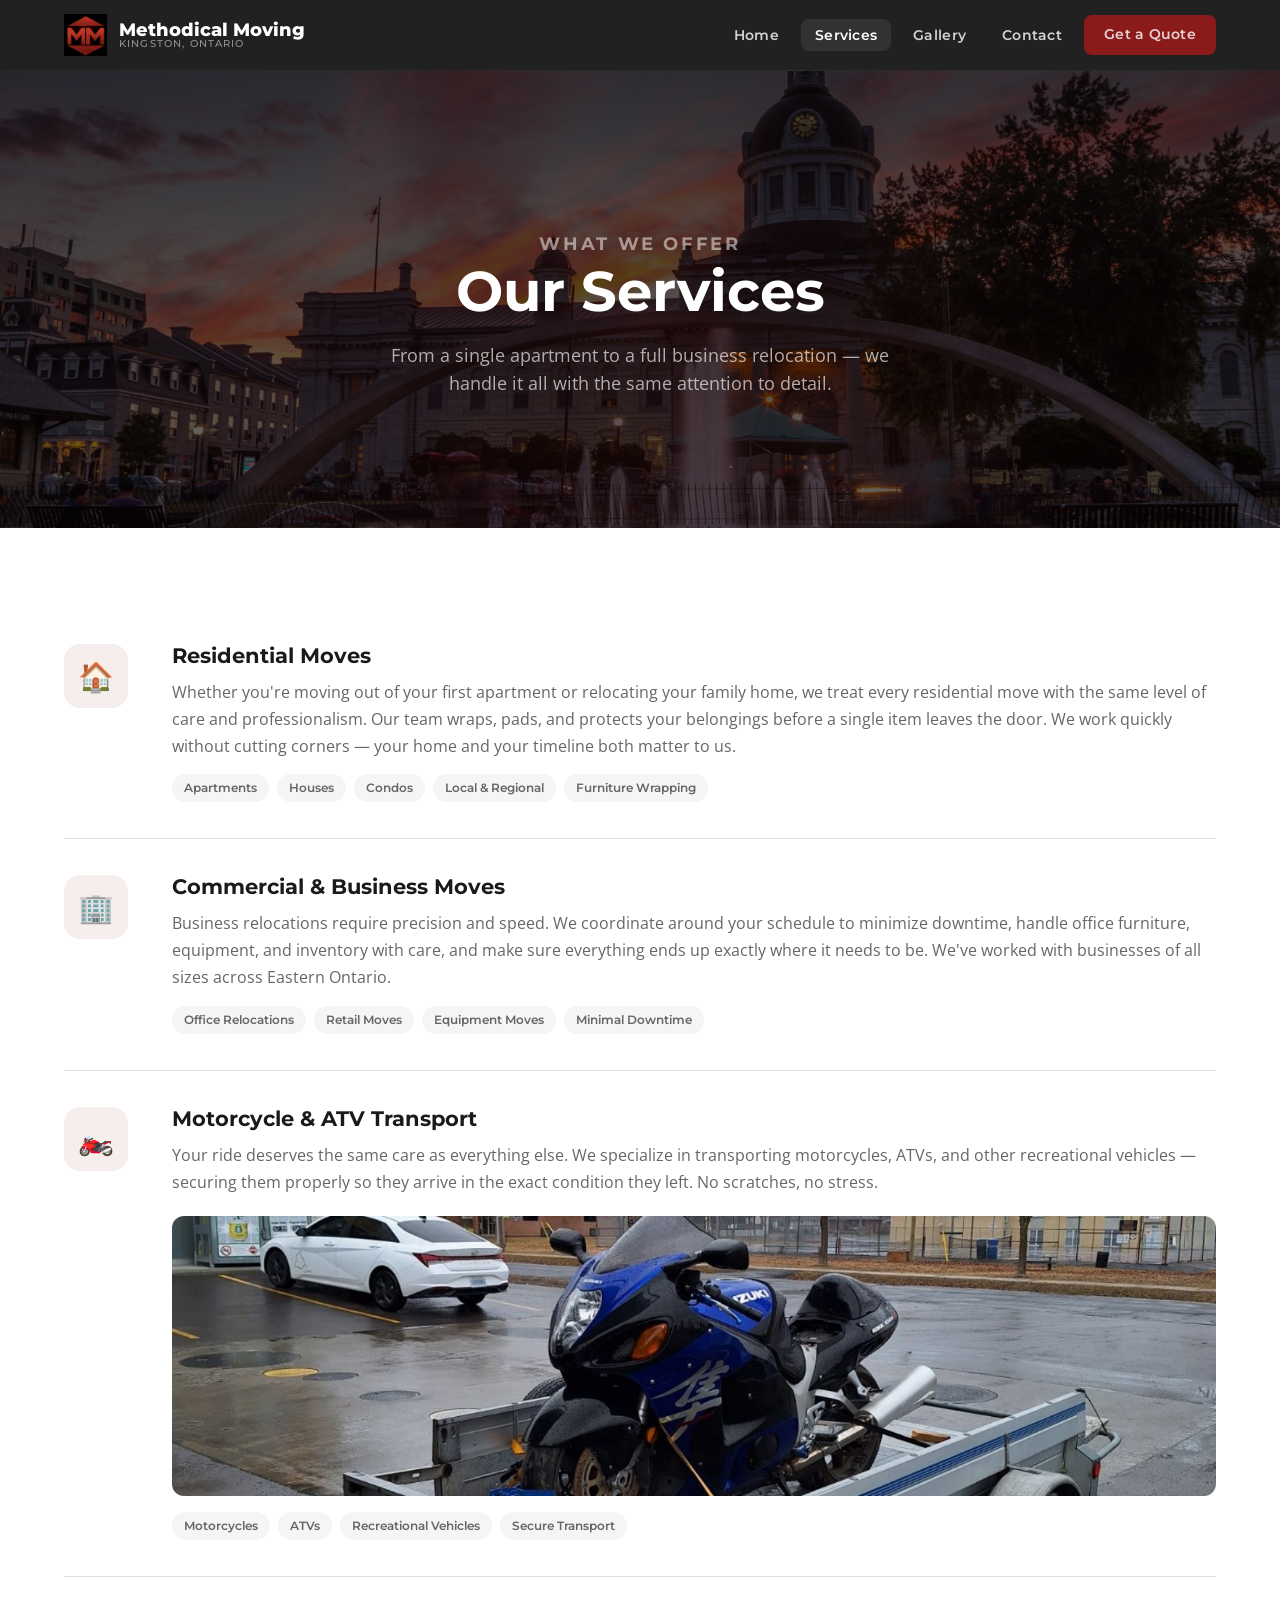
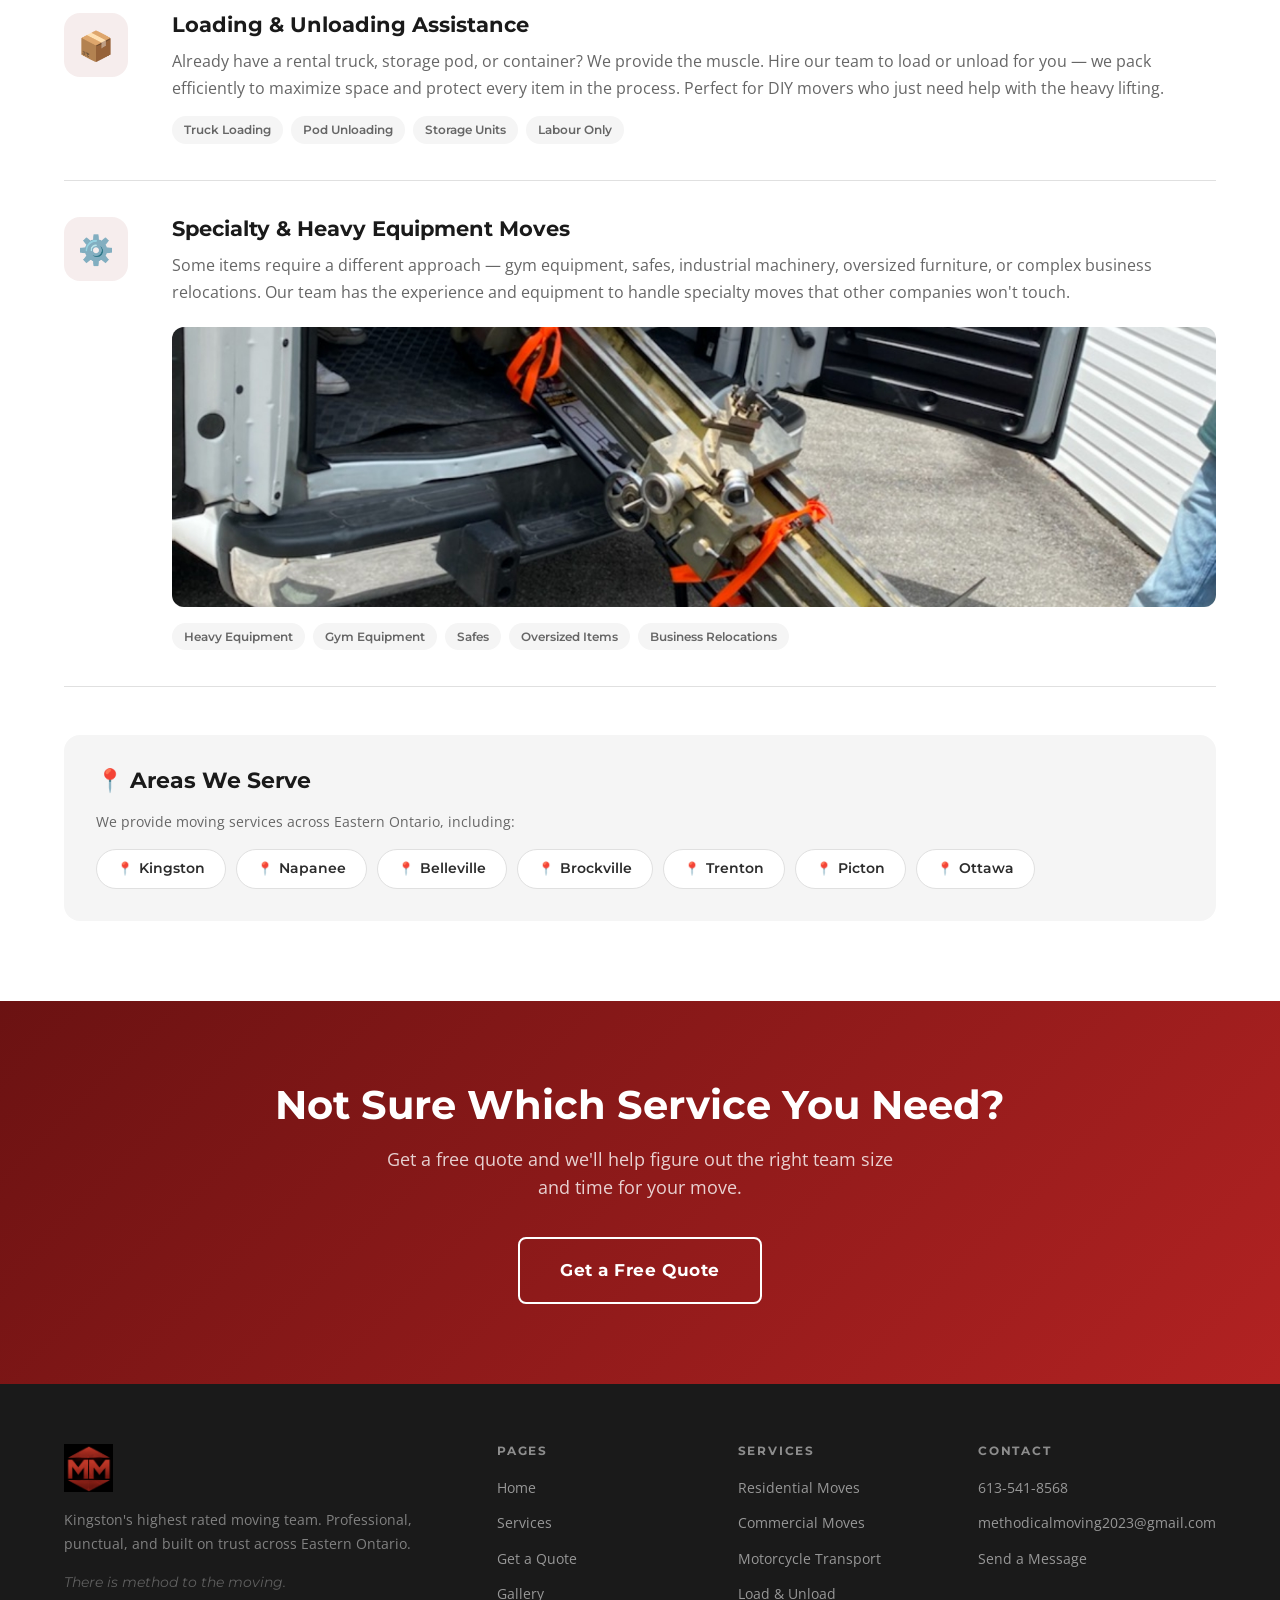
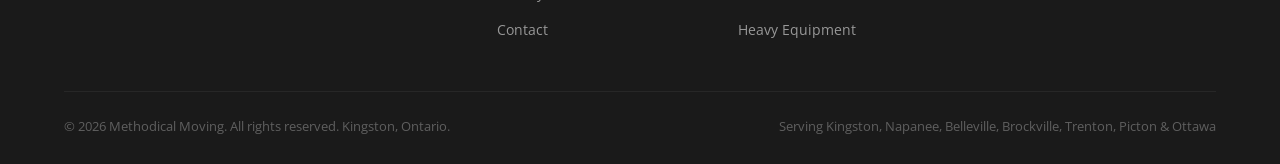
<file: website/services.html>
<!DOCTYPE html>
<html lang="en">
<head>
  <meta charset="UTF-8" />
  <meta name="viewport" content="width=device-width, initial-scale=1.0" />
  <meta name="description" content="Methodical Moving services — residential moves, commercial moves, motorcycle transport, loading & unloading, and heavy equipment moves in Kingston, Ontario." />
  <title>Services — Methodical Moving</title>
  <link rel="stylesheet" href="css/styles.css" />
  <link rel="icon" href="assets/logo.png" type="image/png" />
</head>
<body>

<!-- NAVBAR -->
<nav class="navbar">
  <div class="navbar-inner">
    <a href="index.html" class="navbar-logo">
      <img src="assets/logo.png" alt="Methodical Moving Logo" onerror="this.style.display='none'" />
      <div class="navbar-logo-text">
        Methodical Moving
        <span>Kingston, Ontario</span>
      </div>
    </a>
    <ul class="navbar-links">
      <li><a href="index.html">Home</a></li>
      <li><a href="services.html">Services</a></li>
      <li><a href="gallery.html">Gallery</a></li>
      <li><a href="contact.html">Contact</a></li>
      <li><a href="quote.html" class="btn btn-primary">Get a Quote</a></li>
    </ul>
    <button class="hamburger" id="hamburger" aria-label="Open menu" aria-expanded="false">
      <span></span><span></span><span></span>
    </button>
  </div>
  <nav class="mobile-nav" id="mobileNav">
    <a href="index.html">Home</a>
    <a href="services.html">Services</a>
    <a href="gallery.html">Gallery</a>
    <a href="contact.html">Contact</a>
    <a href="quote.html" class="btn btn-primary">Get a Free Quote</a>
  </nav>
</nav>

<div class="page-content">

  <!-- PAGE HERO -->
  <section class="page-hero">
    <div class="container">
      <p class="section-label" style="color: rgba(255,255,255,0.5);">What We Offer</p>
      <h1>Our Services</h1>
      <p>From a single apartment to a full business relocation — we handle it all with the same attention to detail.</p>
    </div>
  </section>

  <!-- SERVICES LIST -->
  <section class="services-full">
    <div class="container">

      <div class="service-row">
        <div class="service-row-icon">🏠</div>
        <div class="service-row-content">
          <h3>Residential Moves</h3>
          <p>Whether you're moving out of your first apartment or relocating your family home, we treat every residential move with the same level of care and professionalism. Our team wraps, pads, and protects your belongings before a single item leaves the door. We work quickly without cutting corners — your home and your timeline both matter to us.</p>
          <div class="service-tags">
            <span class="service-tag">Apartments</span>
            <span class="service-tag">Houses</span>
            <span class="service-tag">Condos</span>
            <span class="service-tag">Local & Regional</span>
            <span class="service-tag">Furniture Wrapping</span>
          </div>
        </div>
      </div>

      <div class="service-row">
        <div class="service-row-icon">🏢</div>
        <div class="service-row-content">
          <h3>Commercial & Business Moves</h3>
          <p>Business relocations require precision and speed. We coordinate around your schedule to minimize downtime, handle office furniture, equipment, and inventory with care, and make sure everything ends up exactly where it needs to be. We've worked with businesses of all sizes across Eastern Ontario.</p>
          <div class="service-tags">
            <span class="service-tag">Office Relocations</span>
            <span class="service-tag">Retail Moves</span>
            <span class="service-tag">Equipment Moves</span>
            <span class="service-tag">Minimal Downtime</span>
          </div>
        </div>
      </div>

      <div class="service-row">
        <div class="service-row-icon">🏍️</div>
        <div class="service-row-content">
          <h3>Motorcycle & ATV Transport</h3>
          <p>Your ride deserves the same care as everything else. We specialize in transporting motorcycles, ATVs, and other recreational vehicles — securing them properly so they arrive in the exact condition they left. No scratches, no stress.</p>
          <img src="assets/reviews/Job Pictures/Motorcycle Moving.jpg" alt="Motorcycle being moved by Methodical Moving" style="margin-top:20px; border-radius: 12px; max-height:280px; width:100%; object-fit:cover;" onerror="this.style.display='none'" />
          <div class="service-tags" style="margin-top:16px;">
            <span class="service-tag">Motorcycles</span>
            <span class="service-tag">ATVs</span>
            <span class="service-tag">Recreational Vehicles</span>
            <span class="service-tag">Secure Transport</span>
          </div>
        </div>
      </div>

      <div class="service-row">
        <div class="service-row-icon">📦</div>
        <div class="service-row-content">
          <h3>Loading & Unloading Assistance</h3>
          <p>Already have a rental truck, storage pod, or container? We provide the muscle. Hire our team to load or unload for you — we pack efficiently to maximize space and protect every item in the process. Perfect for DIY movers who just need help with the heavy lifting.</p>
          <div class="service-tags">
            <span class="service-tag">Truck Loading</span>
            <span class="service-tag">Pod Unloading</span>
            <span class="service-tag">Storage Units</span>
            <span class="service-tag">Labour Only</span>
          </div>
        </div>
      </div>

      <div class="service-row">
        <div class="service-row-icon">⚙️</div>
        <div class="service-row-content">
          <h3>Specialty & Heavy Equipment Moves</h3>
          <p>Some items require a different approach — gym equipment, safes, industrial machinery, oversized furniture, or complex business relocations. Our team has the experience and equipment to handle specialty moves that other companies won't touch.</p>
          <img src="assets/reviews/Job Pictures/Heavy Equipment Moving.jpg" alt="Heavy equipment being moved" style="margin-top:20px; border-radius: 12px; max-height:280px; width:100%; object-fit:cover;" onerror="this.style.display='none'" />
          <div class="service-tags" style="margin-top:16px;">
            <span class="service-tag">Heavy Equipment</span>
            <span class="service-tag">Gym Equipment</span>
            <span class="service-tag">Safes</span>
            <span class="service-tag">Oversized Items</span>
            <span class="service-tag">Business Relocations</span>
          </div>
        </div>
      </div>

      <!-- Service Areas -->
      <div class="service-areas">
        <h3>📍 Areas We Serve</h3>
        <p style="color: var(--text-light); font-size:0.9rem; margin-bottom:16px;">We provide moving services across Eastern Ontario, including:</p>
        <div class="area-pills">
          <div class="area-pill">Kingston</div>
          <div class="area-pill">Napanee</div>
          <div class="area-pill">Belleville</div>
          <div class="area-pill">Brockville</div>
          <div class="area-pill">Trenton</div>
          <div class="area-pill">Picton</div>
          <div class="area-pill">Ottawa</div>
        </div>
      </div>

    </div>
  </section>

  <!-- CTA -->
  <section class="cta-banner">
    <div class="container">
      <h2>Not Sure Which Service You Need?</h2>
      <p>Get a free quote and we'll help figure out the right team size and time for your move.</p>
      <a href="quote.html" class="btn btn-outline btn-lg">Get a Free Quote</a>
    </div>
  </section>

</div>

<!-- FOOTER -->
<footer class="footer">
  <div class="container">
    <div class="footer-grid">
      <div class="footer-brand">
        <img src="assets/logo.png" alt="Methodical Moving" onerror="this.style.display='none'" />
        <p>Kingston's highest rated moving team. Professional, punctual, and built on trust across Eastern Ontario.</p>
        <div class="footer-slogan">There is method to the moving.</div>
      </div>
      <div class="footer-col">
        <h4>Pages</h4>
        <ul>
          <li><a href="index.html">Home</a></li>
          <li><a href="services.html">Services</a></li>
          <li><a href="quote.html">Get a Quote</a></li>
          <li><a href="gallery.html">Gallery</a></li>
          <li><a href="contact.html">Contact</a></li>
        </ul>
      </div>
      <div class="footer-col">
        <h4>Services</h4>
        <ul>
          <li><a href="services.html">Residential Moves</a></li>
          <li><a href="services.html">Commercial Moves</a></li>
          <li><a href="services.html">Motorcycle Transport</a></li>
          <li><a href="services.html">Load & Unload</a></li>
          <li><a href="services.html">Heavy Equipment</a></li>
        </ul>
      </div>
      <div class="footer-col">
        <h4>Contact</h4>
        <ul>
          <li><a href="tel:6135418568">613-541-8568</a></li>
          <li><a href="mailto:methodicalmoving2023@gmail.com">methodicalmoving2023@gmail.com</a></li>
          <li><a href="contact.html">Send a Message</a></li>
        </ul>
      </div>
    </div>
    <div class="footer-bottom">
      <p>&copy; 2026 Methodical Moving. All rights reserved. Kingston, Ontario.</p>
      <p>Serving Kingston, Napanee, Belleville, Brockville, Trenton, Picton &amp; Ottawa</p>
    </div>
  </div>
</footer>

<a href="tel:6135418568" class="mobile-call-btn">
  <svg width="18" height="18" viewBox="0 0 24 24" fill="currentColor"><path d="M6.6 10.8c1.4 2.8 3.8 5.1 6.6 6.6l2.2-2.2c.3-.3.7-.4 1-.2 1.1.4 2.3.6 3.6.6.6 0 1 .4 1 1V20c0 .6-.4 1-1 1-9.4 0-17-7.6-17-17 0-.6.4-1 1-1h3.5c.6 0 1 .4 1 1 0 1.3.2 2.5.6 3.6.1.3 0 .7-.2 1L6.6 10.8z"/></svg>
  Call Now — 613-541-8568
</a>
<script src="js/main.js"></script>
</body>
</html>
</file>
<file: website/css/styles.css>
/* ===========================
   METHODICAL MOVING — STYLES
   =========================== */

@import url('https://fonts.googleapis.com/css2?family=Montserrat:wght@400;600;700;800&family=Open+Sans:wght@400;500;600&display=swap');

:root {
  --primary:       #8B1A1A;
  --primary-light: #B22222;
  --primary-dark:  #6B1212;
  --dark:          #1a1a1a;
  --dark-mid:      #2d2d2d;
  --light:         #f5f5f5;
  --white:         #ffffff;
  --text:          #2c2c2c;
  --text-light:    #666666;
  --border:        #e0e0e0;
  --shadow:        0 4px 20px rgba(0,0,0,0.10);
  --shadow-lg:     0 8px 40px rgba(0,0,0,0.15);
  --radius:        8px;
  --radius-lg:     16px;
  --transition:    0.25s ease;
  --max-width:     1200px;
}

/* RESET */
*, *::before, *::after { box-sizing: border-box; margin: 0; padding: 0; }
html { scroll-behavior: smooth; }
body {
  font-family: 'Open Sans', sans-serif;
  color: var(--text);
  background: var(--white);
  line-height: 1.6;
  -webkit-font-smoothing: antialiased;
}
img { max-width: 100%; height: auto; display: block; }
a { text-decoration: none; color: inherit; }
ul { list-style: none; }
button { cursor: pointer; border: none; background: none; font-family: inherit; }

/* TYPOGRAPHY */
h1, h2, h3, h4 {
  font-family: 'Montserrat', sans-serif;
  font-weight: 700;
  line-height: 1.2;
}
h1 { font-size: clamp(2rem, 5vw, 3.5rem); }
h2 { font-size: clamp(1.6rem, 3.5vw, 2.5rem); }
h3 { font-size: clamp(1.1rem, 2vw, 1.4rem); }

/* LAYOUT */
.container {
  max-width: var(--max-width);
  margin: 0 auto;
  padding: 0 24px;
}
section { padding: 80px 0; }
.section-label {
  display: inline-block;
  font-family: 'Montserrat', sans-serif;
  font-size: 0.75rem;
  font-weight: 700;
  letter-spacing: 0.15em;
  text-transform: uppercase;
  color: var(--primary);
  margin-bottom: 12px;
}
.section-title {
  margin-bottom: 16px;
  color: var(--dark);
}
.section-subtitle {
  font-size: 1.05rem;
  color: var(--text-light);
  max-width: 620px;
  margin-bottom: 48px;
}

/* BUTTONS */
.btn {
  display: inline-flex;
  align-items: center;
  gap: 8px;
  padding: 14px 32px;
  border-radius: var(--radius);
  font-family: 'Montserrat', sans-serif;
  font-size: 0.95rem;
  font-weight: 700;
  letter-spacing: 0.03em;
  transition: all var(--transition);
}
.btn-primary {
  background: var(--primary);
  color: var(--white);
}
.btn-primary:hover {
  background: var(--primary-light);
  transform: translateY(-2px);
  box-shadow: 0 6px 20px rgba(139,26,26,0.4);
}
.btn-outline {
  border: 2px solid var(--white);
  color: var(--white);
}
.btn-outline:hover {
  background: var(--white);
  color: var(--primary);
}
.btn-dark {
  background: var(--dark);
  color: var(--white);
}
.btn-dark:hover {
  background: var(--dark-mid);
  transform: translateY(-2px);
}
.btn-lg { padding: 18px 40px; font-size: 1.05rem; }

/* ===========================
   NAVBAR
   =========================== */
.navbar {
  position: fixed;
  top: 0; left: 0; right: 0;
  z-index: 1000;
  background: rgba(26,26,26,0.97);
  backdrop-filter: blur(12px);
  border-bottom: 1px solid rgba(255,255,255,0.06);
  transition: all var(--transition);
}
.navbar-inner {
  display: flex;
  align-items: center;
  justify-content: space-between;
  height: 70px;
  max-width: var(--max-width);
  margin: 0 auto;
  padding: 0 24px;
}
.navbar-logo {
  display: flex;
  align-items: center;
  gap: 12px;
}
.navbar-logo img {
  height: 42px;
  width: auto;
}
.navbar-logo-text {
  font-family: 'Montserrat', sans-serif;
  font-weight: 800;
  font-size: 1.1rem;
  color: var(--white);
  line-height: 1.1;
}
.navbar-logo-text span {
  display: block;
  font-size: 0.6rem;
  font-weight: 500;
  letter-spacing: 0.12em;
  text-transform: uppercase;
  color: rgba(255,255,255,0.5);
}
.navbar-links {
  display: flex;
  align-items: center;
  gap: 8px;
}
.navbar-links a {
  font-family: 'Montserrat', sans-serif;
  font-size: 0.85rem;
  font-weight: 600;
  color: rgba(255,255,255,0.8);
  padding: 8px 14px;
  border-radius: var(--radius);
  transition: all var(--transition);
  letter-spacing: 0.02em;
}
.navbar-links a:hover,
.navbar-links a.active {
  color: var(--white);
  background: rgba(255,255,255,0.08);
}
.navbar-links .btn-primary {
  padding: 9px 20px;
  font-size: 0.85rem;
}
.navbar-links .btn-primary:hover {
  transform: none;
}
.hamburger {
  display: none;
  flex-direction: column;
  gap: 5px;
  padding: 6px;
  border-radius: var(--radius);
  transition: background var(--transition);
}
.hamburger:hover { background: rgba(255,255,255,0.08); }
.hamburger span {
  display: block;
  width: 24px;
  height: 2px;
  background: var(--white);
  border-radius: 2px;
  transition: all var(--transition);
}
.hamburger.open span:nth-child(1) { transform: translateY(7px) rotate(45deg); }
.hamburger.open span:nth-child(2) { opacity: 0; }
.hamburger.open span:nth-child(3) { transform: translateY(-7px) rotate(-45deg); }

/* Mobile Nav */
.mobile-nav {
  display: none;
  flex-direction: column;
  background: var(--dark-mid);
  border-top: 1px solid rgba(255,255,255,0.08);
  padding: 16px 24px;
  gap: 4px;
}
.mobile-nav.open { display: flex; }
.mobile-nav a {
  font-family: 'Montserrat', sans-serif;
  font-size: 0.95rem;
  font-weight: 600;
  color: rgba(255,255,255,0.85);
  padding: 12px 16px;
  border-radius: var(--radius);
  transition: all var(--transition);
}
.mobile-nav a:hover { background: rgba(255,255,255,0.08); color: var(--white); }
.mobile-nav .btn-primary {
  margin-top: 8px;
  text-align: center;
  padding: 14px;
  justify-content: center;
}

/* Page offset for fixed nav */
.page-content { padding-top: 70px; }

/* ===========================
   HERO
   =========================== */
.hero {
  min-height: 100vh;
  background: url('../assets/kingston-hero.jpg') center 65% / cover no-repeat;
  display: flex;
  align-items: center;
  position: relative;
  overflow: hidden;
}
.hero::before {
  content: '';
  position: absolute;
  inset: 0;
  z-index: 1;
  background:
    linear-gradient(to bottom, rgba(6,3,3,0.78) 0%, rgba(6,3,3,0.58) 60%, rgba(6,3,3,0.70) 100%),
    radial-gradient(ellipse at 20% 50%, rgba(139,26,26,0.25) 0%, transparent 60%),
    radial-gradient(ellipse at 80% 20%, rgba(139,26,26,0.12) 0%, transparent 50%);
}
.hero-inner {
  position: relative;
  z-index: 2;
  display: flex;
  align-items: center;
  gap: 60px;
  padding: 100px 0 80px;
}
.hero-content { flex: 1; }
.hero-logo {
  width: 160px;
  margin-bottom: 32px;
}
.hero-eyebrow {
  font-family: 'Montserrat', sans-serif;
  font-size: 0.75rem;
  font-weight: 700;
  letter-spacing: 0.2em;
  text-transform: uppercase;
  color: var(--primary-light);
  margin-bottom: 16px;
}
.hero h1 {
  color: var(--white);
  margin-bottom: 20px;
  font-weight: 800;
}
.hero h1 em {
  font-style: normal;
  color: var(--primary-light);
}
.hero-sub {
  font-size: 1.15rem;
  color: rgba(255,255,255,0.7);
  margin-bottom: 12px;
}
.hero-slogan {
  font-family: 'Montserrat', sans-serif;
  font-size: 1rem;
  font-style: italic;
  color: rgba(255,255,255,0.45);
  margin-bottom: 40px;
  letter-spacing: 0.02em;
}
.hero-actions {
  display: flex;
  gap: 16px;
  flex-wrap: wrap;
}
.hero-phone {
  display: inline-flex;
  align-items: center;
  gap: 8px;
  margin-top: 20px;
  color: rgba(255,255,255,0.75);
  font-family: 'Montserrat', sans-serif;
  font-size: 1rem;
  font-weight: 600;
  letter-spacing: 0.04em;
  transition: color var(--transition);
}
.hero-phone:hover { color: var(--white); }
.hero-phone svg { color: var(--primary-light); flex-shrink: 0; }

.hero-badges {
  display: flex;
  gap: 24px;
  margin-top: 48px;
  flex-wrap: wrap;
}
.hero-badge {
  display: flex;
  align-items: center;
  gap: 8px;
  color: rgba(255,255,255,0.6);
  font-size: 0.85rem;
  font-family: 'Montserrat', sans-serif;
  font-weight: 600;
}
.hero-badge svg { color: var(--primary-light); }

/* ===========================
   ABOUT
   =========================== */
.about { background: var(--white); }
.about-grid {
  display: grid;
  grid-template-columns: 1fr 1fr;
  gap: 80px;
  align-items: center;
}
.about-stats {
  display: grid;
  grid-template-columns: 1fr 1fr;
  gap: 24px;
  margin-top: 40px;
}
.stat-card {
  background: var(--light);
  border-radius: var(--radius-lg);
  padding: 24px;
  border-left: 4px solid var(--primary);
}
.stat-number {
  font-family: 'Montserrat', sans-serif;
  font-size: 2rem;
  font-weight: 800;
  color: var(--primary);
  line-height: 1;
  margin-bottom: 4px;
}
.stat-label {
  font-size: 0.85rem;
  color: var(--text-light);
  font-weight: 500;
}
.about-image-wrap {
  position: relative;
  border-radius: var(--radius-lg);
  overflow: hidden;
  box-shadow: var(--shadow-lg);
}
.about-image-wrap img {
  width: 100%;
  height: 420px;
  object-fit: cover;
}
.about-image-badge {
  position: absolute;
  bottom: 20px;
  left: 20px;
  background: var(--primary);
  color: var(--white);
  padding: 12px 20px;
  border-radius: var(--radius);
  font-family: 'Montserrat', sans-serif;
  font-weight: 700;
  font-size: 0.9rem;
}

/* ===========================
   SERVICES PREVIEW
   =========================== */
.services-preview { background: var(--light); }
.services-grid {
  display: grid;
  grid-template-columns: repeat(auto-fit, minmax(220px, 1fr));
  gap: 24px;
}
.service-card {
  background: var(--white);
  border-radius: var(--radius-lg);
  padding: 32px 24px;
  box-shadow: var(--shadow);
  transition: all var(--transition);
  border-bottom: 3px solid transparent;
}
.service-card:hover {
  transform: translateY(-6px);
  box-shadow: var(--shadow-lg);
  border-bottom-color: var(--primary);
}
.service-icon {
  width: 52px;
  height: 52px;
  background: rgba(139,26,26,0.08);
  border-radius: var(--radius);
  display: flex;
  align-items: center;
  justify-content: center;
  margin-bottom: 20px;
  color: var(--primary);
  font-size: 1.5rem;
}
.service-card h3 {
  margin-bottom: 10px;
  font-size: 1.05rem;
}
.service-card p {
  font-size: 0.9rem;
  color: var(--text-light);
  line-height: 1.6;
}

/* ===========================
   TESTIMONIALS
   =========================== */
.testimonials { background: var(--dark); }
.testimonials .section-label { color: var(--primary-light); }
.testimonials .section-title { color: var(--white); }
.testimonials .section-subtitle { color: rgba(255,255,255,0.55); }
.testimonials-grid {
  display: grid;
  grid-template-columns: repeat(auto-fit, minmax(300px, 1fr));
  gap: 24px;
}
.testimonial-card {
  background: var(--dark-mid);
  border-radius: var(--radius-lg);
  padding: 28px;
  border: 1px solid rgba(255,255,255,0.06);
  transition: all var(--transition);
}
.testimonial-card:hover {
  border-color: rgba(139,26,26,0.4);
  transform: translateY(-4px);
}
.stars {
  display: flex;
  gap: 3px;
  margin-bottom: 16px;
}
.stars span { color: #FFB800; font-size: 1rem; }
.testimonial-text {
  color: rgba(255,255,255,0.8);
  font-size: 0.93rem;
  line-height: 1.7;
  margin-bottom: 20px;
  font-style: italic;
}
.testimonial-author {
  display: flex;
  align-items: center;
  gap: 12px;
}
.author-avatar {
  width: 40px;
  height: 40px;
  border-radius: 50%;
  background: var(--primary);
  display: flex;
  align-items: center;
  justify-content: center;
  font-family: 'Montserrat', sans-serif;
  font-weight: 700;
  font-size: 0.9rem;
  color: var(--white);
  flex-shrink: 0;
}
.author-name {
  font-family: 'Montserrat', sans-serif;
  font-weight: 600;
  font-size: 0.9rem;
  color: var(--white);
}
.author-date {
  font-size: 0.78rem;
  color: rgba(255,255,255,0.35);
}

/* ===========================
   CTA BANNER
   =========================== */
.cta-banner {
  background: linear-gradient(135deg, var(--primary-dark), var(--primary-light));
  padding: 80px 0;
  text-align: center;
}
.cta-banner h2 {
  color: var(--white);
  margin-bottom: 16px;
}
.cta-banner p {
  color: rgba(255,255,255,0.8);
  font-size: 1.1rem;
  margin-bottom: 36px;
  max-width: 520px;
  margin-left: auto;
  margin-right: auto;
}

/* ===========================
   SERVICES PAGE
   =========================== */
.page-hero {
  background: url('../assets/kingston-hero.jpg') center 65% / cover no-repeat;
  padding: 160px 0 130px;
  text-align: center;
  position: relative;
  overflow: hidden;
}
.page-hero::before {
  content: '';
  position: absolute;
  inset: 0;
  z-index: 1;
  background:
    linear-gradient(to bottom, rgba(8,4,4,0.74) 0%, rgba(8,4,4,0.58) 100%),
    radial-gradient(ellipse at 50% 80%, rgba(139,26,26,0.22) 0%, transparent 60%);
  pointer-events: none;
}
.page-hero .container {
  position: relative;
  z-index: 2;
}
.page-hero h1 { color: var(--white); margin-bottom: 16px; }
.page-hero p {
  color: rgba(255,255,255,0.65);
  font-size: 1.1rem;
  max-width: 540px;
  margin: 0 auto;
}

.services-full { background: var(--white); }
.service-row {
  display: grid;
  grid-template-columns: 80px 1fr;
  gap: 28px;
  padding: 36px 0;
  border-bottom: 1px solid var(--border);
  align-items: start;
}
.service-row:last-child { border-bottom: none; }
.service-row-icon {
  width: 64px;
  height: 64px;
  background: rgba(139,26,26,0.08);
  border-radius: var(--radius-lg);
  display: flex;
  align-items: center;
  justify-content: center;
  font-size: 1.8rem;
  flex-shrink: 0;
  color: var(--primary);
}
.service-row-content h3 {
  font-size: 1.3rem;
  margin-bottom: 10px;
  color: var(--dark);
}
.service-row-content p {
  color: var(--text-light);
  line-height: 1.7;
  margin-bottom: 14px;
}
.service-tags {
  display: flex;
  flex-wrap: wrap;
  gap: 8px;
}
.service-tag {
  background: var(--light);
  color: var(--text-light);
  font-size: 0.78rem;
  font-weight: 600;
  padding: 4px 12px;
  border-radius: 20px;
  font-family: 'Montserrat', sans-serif;
}
.service-areas {
  background: var(--light);
  border-radius: var(--radius-lg);
  padding: 32px;
  margin-top: 48px;
}
.service-areas h3 {
  margin-bottom: 16px;
  color: var(--dark);
}
.area-pills {
  display: flex;
  flex-wrap: wrap;
  gap: 10px;
}
.area-pill {
  background: var(--white);
  border: 1.5px solid var(--border);
  border-radius: 30px;
  padding: 8px 20px;
  font-family: 'Montserrat', sans-serif;
  font-size: 0.85rem;
  font-weight: 600;
  color: var(--text);
  display: flex;
  align-items: center;
  gap: 6px;
}
.area-pill::before {
  content: '📍';
  font-size: 0.8rem;
}

/* ===========================
   QUOTE CALCULATOR
   =========================== */
.quote-section { background: var(--light); }
.quote-card {
  background: var(--white);
  border-radius: var(--radius-lg);
  box-shadow: var(--shadow-lg);
  padding: 48px;
  max-width: 780px;
  margin: 0 auto;
}
.quote-step { margin-bottom: 40px; }
.quote-step-label {
  font-family: 'Montserrat', sans-serif;
  font-size: 0.7rem;
  font-weight: 700;
  text-transform: uppercase;
  letter-spacing: 0.15em;
  color: var(--primary);
  margin-bottom: 8px;
}
.quote-step h3 {
  font-size: 1.15rem;
  margin-bottom: 20px;
  color: var(--dark);
}
.city-grid {
  display: grid;
  grid-template-columns: repeat(auto-fill, minmax(130px, 1fr));
  gap: 10px;
}
.city-btn {
  padding: 14px 10px;
  border-radius: var(--radius);
  border: 2px solid var(--border);
  background: var(--white);
  font-family: 'Montserrat', sans-serif;
  font-size: 0.88rem;
  font-weight: 600;
  color: var(--text);
  text-align: center;
  transition: all var(--transition);
  cursor: pointer;
}
.city-btn:hover {
  border-color: var(--primary);
  color: var(--primary);
}
.city-btn.selected {
  border-color: var(--primary);
  background: var(--primary);
  color: var(--white);
}
.helpers-grid {
  display: grid;
  grid-template-columns: repeat(4, 1fr);
  gap: 10px;
}
.helper-btn {
  padding: 18px 10px;
  border-radius: var(--radius);
  border: 2px solid var(--border);
  background: var(--white);
  font-family: 'Montserrat', sans-serif;
  font-weight: 700;
  font-size: 1.3rem;
  color: var(--text);
  text-align: center;
  transition: all var(--transition);
  cursor: pointer;
}
.helper-btn span {
  display: block;
  font-size: 0.7rem;
  font-weight: 600;
  color: var(--text-light);
  margin-top: 4px;
}
.helper-btn:hover {
  border-color: var(--primary);
  color: var(--primary);
}
.helper-btn.selected {
  border-color: var(--primary);
  background: var(--primary);
  color: var(--white);
}
.helper-btn.selected span { color: rgba(255,255,255,0.7); }

/* Slider */
.slider-wrap { position: relative; }
.hours-slider {
  width: 100%;
  -webkit-appearance: none;
  height: 6px;
  border-radius: 3px;
  background: var(--border);
  outline: none;
  cursor: pointer;
  margin: 16px 0;
}
.hours-slider::-webkit-slider-thumb {
  -webkit-appearance: none;
  width: 24px;
  height: 24px;
  border-radius: 50%;
  background: var(--primary);
  cursor: pointer;
  box-shadow: 0 2px 8px rgba(139,26,26,0.4);
  transition: transform var(--transition);
}
.hours-slider::-webkit-slider-thumb:hover { transform: scale(1.2); }
.slider-labels {
  display: flex;
  justify-content: space-between;
  font-size: 0.78rem;
  color: var(--text-light);
  font-family: 'Montserrat', sans-serif;
  font-weight: 600;
}
.hours-display {
  text-align: center;
  font-family: 'Montserrat', sans-serif;
  font-size: 1.8rem;
  font-weight: 800;
  color: var(--primary);
  margin-bottom: 8px;
}
.hours-display span { font-size: 1rem; font-weight: 600; color: var(--text-light); }

/* Price Display */
.price-display {
  background: linear-gradient(135deg, var(--dark), var(--dark-mid));
  border-radius: var(--radius-lg);
  padding: 36px;
  text-align: center;
  margin-bottom: 32px;
}
.price-label {
  font-family: 'Montserrat', sans-serif;
  font-size: 0.75rem;
  font-weight: 700;
  letter-spacing: 0.15em;
  text-transform: uppercase;
  color: rgba(255,255,255,0.5);
  margin-bottom: 12px;
}
.price-amount {
  font-family: 'Montserrat', sans-serif;
  font-size: clamp(3rem, 8vw, 4.5rem);
  font-weight: 800;
  color: var(--white);
  line-height: 1;
  margin-bottom: 8px;
  transition: all 0.3s ease;
}
.price-placeholder {
  font-family: 'Montserrat', sans-serif;
  font-size: 1.2rem;
  color: rgba(255,255,255,0.35);
  font-style: italic;
}
.price-breakdown {
  font-size: 0.83rem;
  color: rgba(255,255,255,0.45);
  margin-top: 8px;
}
.price-note {
  background: rgba(139,26,26,0.08);
  border-left: 3px solid var(--primary);
  border-radius: 0 var(--radius) var(--radius) 0;
  padding: 14px 18px;
  font-size: 0.88rem;
  color: var(--text-light);
  margin-bottom: 40px;
  line-height: 1.6;
}

/* Booking Form */
.booking-form { border-top: 1px solid var(--border); padding-top: 40px; }
.booking-form h3 {
  margin-bottom: 8px;
  color: var(--dark);
}
.booking-form .form-sub {
  color: var(--text-light);
  font-size: 0.9rem;
  margin-bottom: 28px;
}
.form-grid {
  display: grid;
  grid-template-columns: 1fr 1fr;
  gap: 16px;
}
.form-group { display: flex; flex-direction: column; gap: 6px; }
.form-group.full { grid-column: 1 / -1; }
.form-group label {
  font-family: 'Montserrat', sans-serif;
  font-size: 0.8rem;
  font-weight: 700;
  color: var(--text);
  letter-spacing: 0.03em;
}
.form-group input,
.form-group select,
.form-group textarea {
  padding: 12px 16px;
  border: 1.5px solid var(--border);
  border-radius: var(--radius);
  font-family: 'Open Sans', sans-serif;
  font-size: 0.95rem;
  color: var(--text);
  background: var(--white);
  transition: border-color var(--transition);
  outline: none;
}
.form-group input:focus,
.form-group select:focus,
.form-group textarea:focus {
  border-color: var(--primary);
  box-shadow: 0 0 0 3px rgba(139,26,26,0.08);
}
.form-group textarea { min-height: 100px; resize: vertical; }
.form-submit {
  margin-top: 24px;
  text-align: center;
}
.form-submit .btn {
  width: 100%;
  justify-content: center;
  padding: 16px;
  font-size: 1rem;
}

/* Payment success */
.payment-info {
  display: none;
  background: linear-gradient(135deg, #0d4a0d, #1a6b1a);
  border-radius: var(--radius-lg);
  padding: 36px;
  text-align: center;
  margin-top: 24px;
}
.payment-info.show { display: block; }
.payment-info h3 {
  color: var(--white);
  font-size: 1.4rem;
  margin-bottom: 12px;
}
.payment-info p {
  color: rgba(255,255,255,0.85);
  margin-bottom: 20px;
  line-height: 1.6;
}
.payment-method {
  background: rgba(255,255,255,0.1);
  border-radius: var(--radius);
  padding: 16px 24px;
  display: inline-block;
  color: var(--white);
  font-family: 'Montserrat', sans-serif;
  font-weight: 600;
  font-size: 0.95rem;
}

/* ===========================
   GALLERY
   =========================== */
.gallery-section { background: var(--white); }
.gallery-grid {
  display: grid;
  grid-template-columns: repeat(auto-fill, minmax(280px, 1fr));
  gap: 20px;
}
.gallery-item {
  border-radius: var(--radius-lg);
  overflow: hidden;
  box-shadow: var(--shadow);
  transition: all var(--transition);
  position: relative;
  background: var(--light);
}
.gallery-item:hover {
  transform: translateY(-6px);
  box-shadow: var(--shadow-lg);
}
.gallery-item img {
  width: 100%;
  height: 240px;
  object-fit: cover;
  transition: transform 0.4s ease;
}
.gallery-item:hover img { transform: scale(1.05); }
.gallery-caption {
  padding: 14px 16px;
  font-family: 'Montserrat', sans-serif;
  font-size: 0.85rem;
  font-weight: 600;
  color: var(--text);
}

/* ===========================
   CONTACT
   =========================== */
.contact-section { background: var(--white); }
.contact-grid {
  display: grid;
  grid-template-columns: 1fr 1.4fr;
  gap: 60px;
  align-items: start;
}
.contact-info h2 { margin-bottom: 16px; color: var(--dark); }
.contact-info p {
  color: var(--text-light);
  margin-bottom: 36px;
  line-height: 1.7;
}
.contact-items { display: flex; flex-direction: column; gap: 20px; }
.contact-item {
  display: flex;
  gap: 16px;
  align-items: flex-start;
}
.contact-icon {
  width: 44px;
  height: 44px;
  border-radius: var(--radius);
  background: rgba(139,26,26,0.08);
  display: flex;
  align-items: center;
  justify-content: center;
  font-size: 1.1rem;
  flex-shrink: 0;
  color: var(--primary);
}
.contact-item-label {
  font-family: 'Montserrat', sans-serif;
  font-size: 0.75rem;
  font-weight: 700;
  text-transform: uppercase;
  letter-spacing: 0.1em;
  color: var(--text-light);
  margin-bottom: 4px;
}
.contact-item-value {
  font-size: 0.95rem;
  color: var(--text);
  font-weight: 500;
}
.contact-item-value a:hover { color: var(--primary); }
.contact-areas {
  display: flex;
  flex-wrap: wrap;
  gap: 6px;
  margin-top: 4px;
}
.contact-area-tag {
  background: var(--light);
  padding: 3px 10px;
  border-radius: 20px;
  font-size: 0.78rem;
  color: var(--text-light);
  font-weight: 500;
}
.contact-form-card {
  background: var(--white);
  border-radius: var(--radius-lg);
  box-shadow: var(--shadow-lg);
  padding: 40px;
  border: 1px solid var(--border);
}
.contact-form-card h3 { margin-bottom: 24px; color: var(--dark); }
.contact-success {
  display: none;
  text-align: center;
  padding: 40px 20px;
}
.contact-success.show { display: block; }
.contact-success h3 { color: var(--primary); margin-bottom: 12px; }
.contact-success p { color: var(--text-light); }

/* ===========================
   FOOTER
   =========================== */
.footer {
  background: var(--dark);
  padding: 60px 0 28px;
}
.footer-grid {
  display: grid;
  grid-template-columns: 2fr 1fr 1fr 1fr;
  gap: 48px;
  margin-bottom: 48px;
}
.footer-brand img { height: 48px; margin-bottom: 16px; }
.footer-brand p {
  color: rgba(255,255,255,0.45);
  font-size: 0.88rem;
  line-height: 1.7;
  margin-bottom: 16px;
}
.footer-slogan {
  font-family: 'Montserrat', sans-serif;
  font-style: italic;
  font-size: 0.85rem;
  color: rgba(255,255,255,0.3);
}
.footer-col h4 {
  font-family: 'Montserrat', sans-serif;
  font-size: 0.75rem;
  font-weight: 700;
  letter-spacing: 0.15em;
  text-transform: uppercase;
  color: rgba(255,255,255,0.5);
  margin-bottom: 16px;
}
.footer-col ul { display: flex; flex-direction: column; gap: 10px; }
.footer-col ul a {
  font-size: 0.88rem;
  color: rgba(255,255,255,0.55);
  transition: color var(--transition);
}
.footer-col ul a:hover { color: var(--white); }
.footer-bottom {
  border-top: 1px solid rgba(255,255,255,0.06);
  padding-top: 24px;
  display: flex;
  justify-content: space-between;
  align-items: center;
  flex-wrap: wrap;
  gap: 12px;
}
.footer-bottom p {
  font-size: 0.8rem;
  color: rgba(255,255,255,0.3);
}

/* ===========================
   MOBILE CALL BUTTON
   =========================== */
.mobile-call-btn {
  display: none;
}

@media (max-width: 640px) {
  .mobile-call-btn {
    display: flex;
    align-items: center;
    justify-content: center;
    gap: 10px;
    position: fixed;
    bottom: 0;
    left: 0;
    right: 0;
    z-index: 999;
    background: var(--primary);
    color: var(--white);
    font-family: 'Montserrat', sans-serif;
    font-weight: 700;
    font-size: 1rem;
    letter-spacing: 0.04em;
    padding: 16px;
    text-decoration: none;
    box-shadow: 0 -4px 20px rgba(0,0,0,0.25);
  }
  /* Push footer content up so it isn't hidden behind the button */
  .footer-bottom { padding-bottom: 72px; }
}

/* ===========================
   UTILITIES
   =========================== */
.text-center { text-align: center; }
.text-center .section-subtitle { margin-left: auto; margin-right: auto; }

/* ===========================
   RESPONSIVE
   =========================== */
@media (max-width: 900px) {
  section { padding: 60px 0; }
  .hero-inner { flex-direction: column; text-align: center; padding: 80px 0 60px; }
  .hero-actions { justify-content: center; }
  .hero-badges { justify-content: center; }
  .hero-logo { margin: 0 auto 24px; }
  .about-grid { grid-template-columns: 1fr; gap: 40px; }
  .about-image-wrap { order: -1; }
  .about-image-wrap img { height: 300px; }
  .contact-grid { grid-template-columns: 1fr; gap: 40px; }
  .footer-grid { grid-template-columns: 1fr 1fr; gap: 32px; }
  .form-grid { grid-template-columns: 1fr; }
  .quote-card { padding: 32px 24px; }
  .helpers-grid { grid-template-columns: repeat(2, 1fr); }
}

@media (max-width: 640px) {
  .navbar-links { display: none; }
  .hamburger { display: flex; }
  section { padding: 48px 0; }
  .services-grid { grid-template-columns: 1fr; }
  .testimonials-grid { grid-template-columns: 1fr; }
  .gallery-grid { grid-template-columns: repeat(2, 1fr); gap: 12px; }
  .gallery-item img { height: 160px; }
  .footer-grid { grid-template-columns: 1fr; gap: 28px; }
  .footer-bottom { flex-direction: column; text-align: center; }
  .city-grid { grid-template-columns: repeat(2, 1fr); }
  .helpers-grid { grid-template-columns: repeat(2, 1fr); }
  .price-amount { font-size: 3rem; }
  .about-stats { grid-template-columns: 1fr; }
}
</file>
